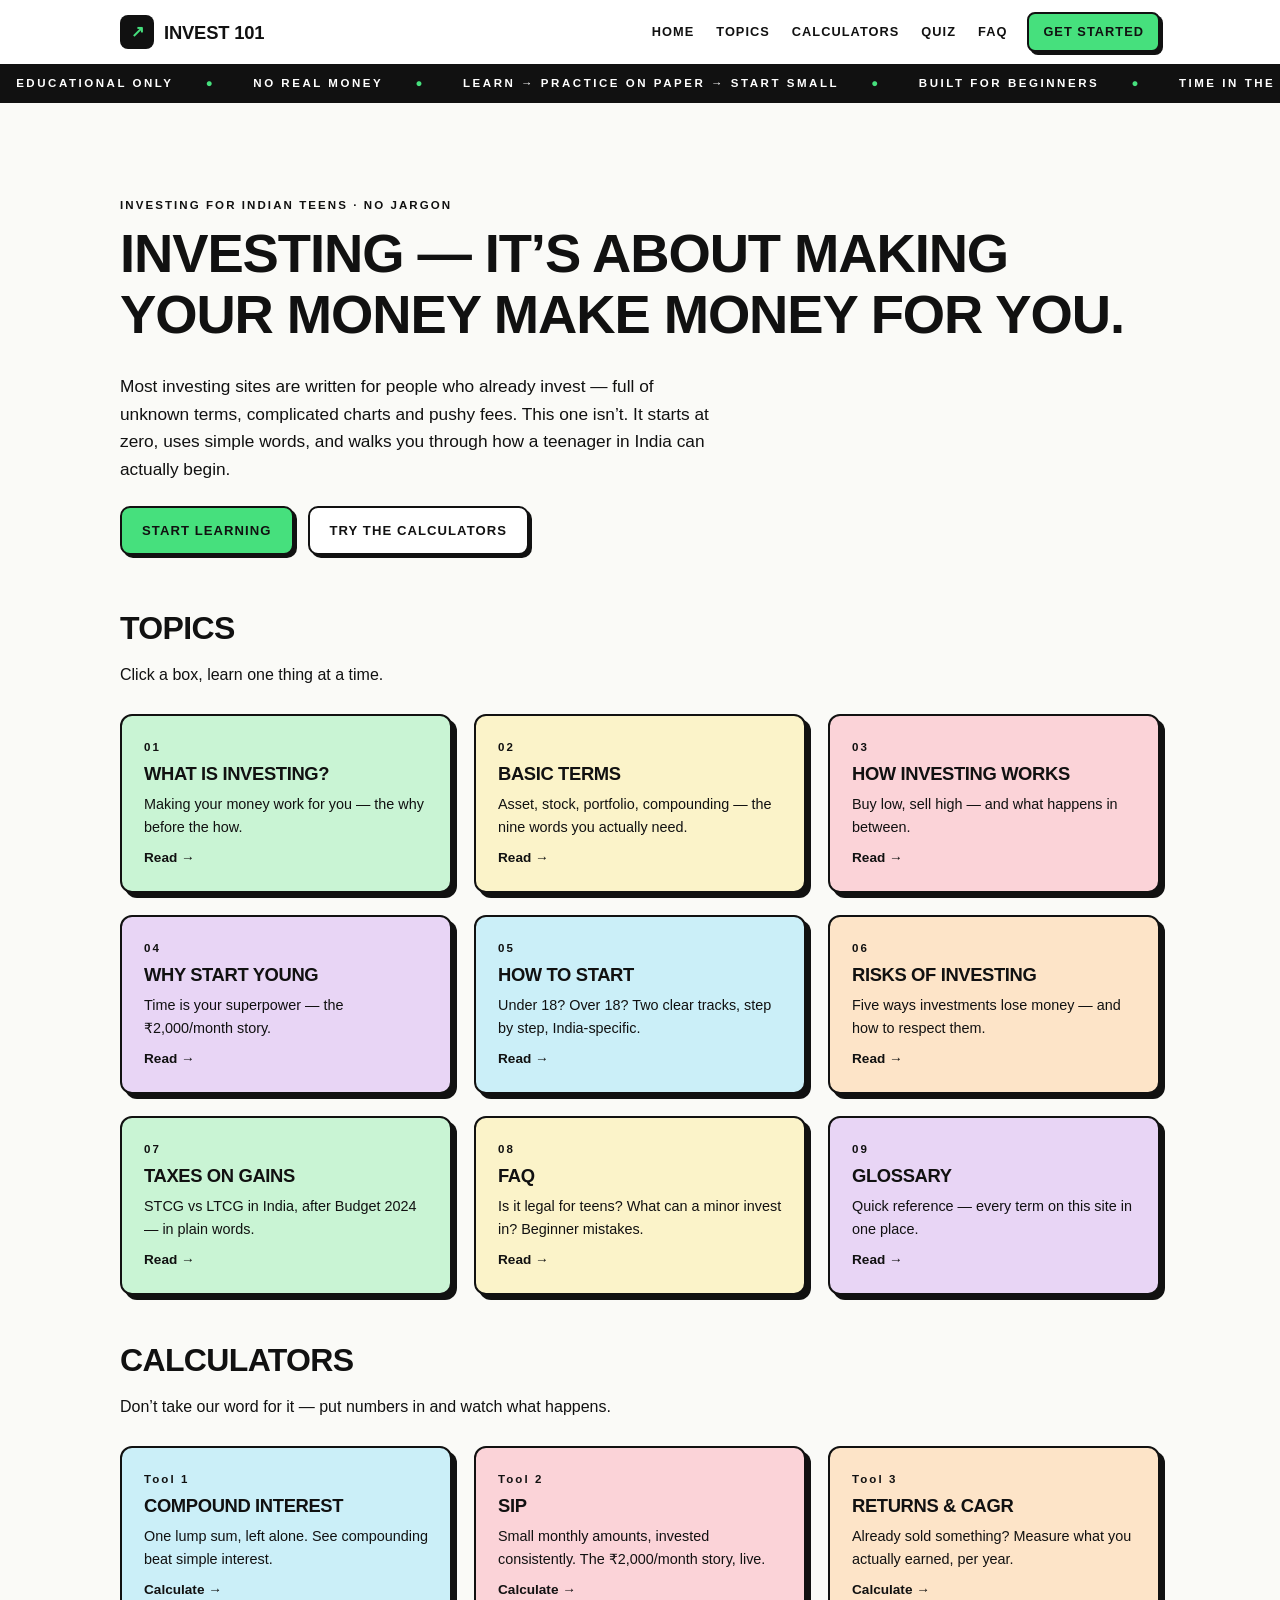
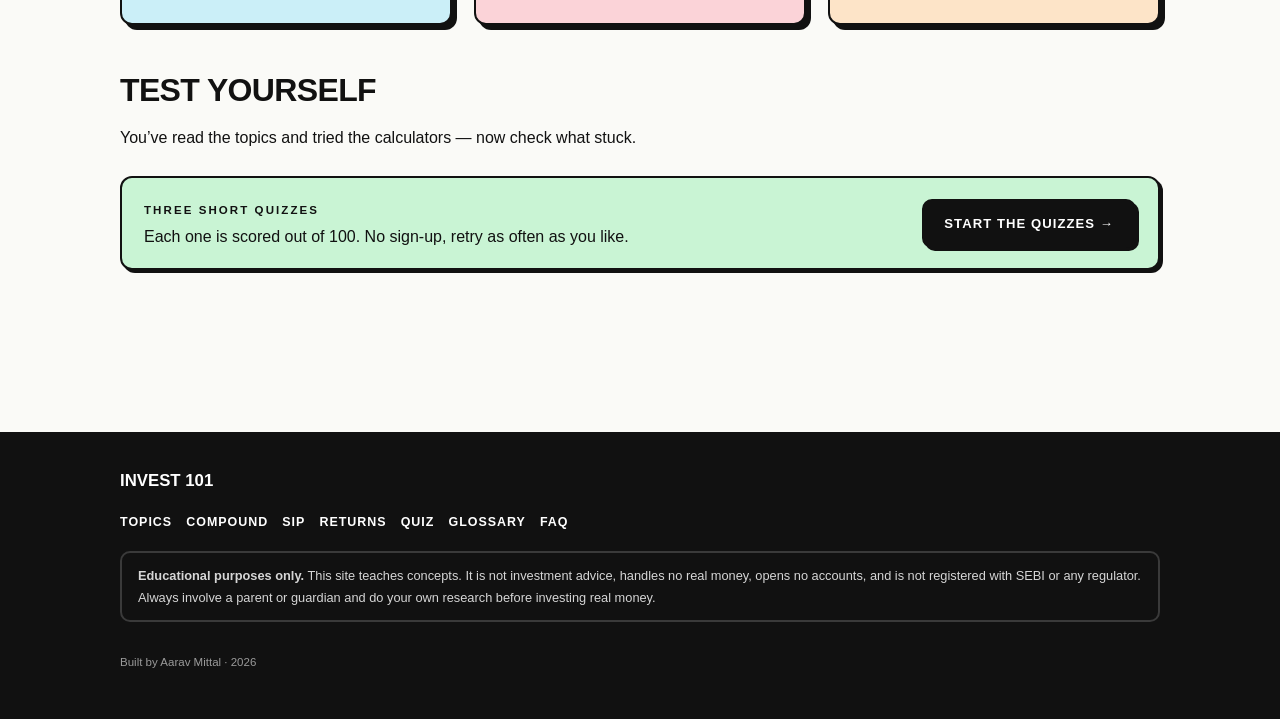
<file: index.html>
<!DOCTYPE html>
<html lang="en">
<head>
<meta charset="UTF-8">
<meta name="viewport" content="width=device-width, initial-scale=1.0">
<title>Invest 101 — Investing, explained for Indian teens</title>
<meta name="description" content="A beginner-friendly guide to saving and investing for Indian teenagers — simple words, real steps, interactive calculators. Educational only.">
<link rel="stylesheet" href="css/styles.css">
<link rel="icon" href="data:image/svg+xml,<svg xmlns='http://www.w3.org/2000/svg' viewBox='0 0 100 100'><rect width='100' height='100' rx='20' fill='%23111'/><text x='50' y='72' font-size='62' text-anchor='middle' fill='%2346e07d'>↗</text></svg>">
</head>
<body>

<div class="ticker" aria-hidden="true">
  <div class="reel">
    <span>Educational only</span><span class="dot">&#9679;</span>
    <span>No real money</span><span class="dot">&#9679;</span>
    <span>Learn &rarr; practice on paper &rarr; start small</span><span class="dot">&#9679;</span>
    <span>Built for beginners</span><span class="dot">&#9679;</span>
    <span>Time in the market beats timing the market</span><span class="dot">&#9679;</span>
    <span>Educational only</span><span class="dot">&#9679;</span>
    <span>No real money</span><span class="dot">&#9679;</span>
    <span>Learn &rarr; practice on paper &rarr; start small</span><span class="dot">&#9679;</span>
    <span>Built for beginners</span><span class="dot">&#9679;</span>
    <span>Time in the market beats timing the market</span><span class="dot">&#9679;</span>
  </div>
</div>

<main class="wrap">

  <section class="hero">
    <span class="kicker">Investing for Indian teens &middot; no jargon</span>
    <h1>Investing &mdash; it&rsquo;s about making your money make money for you.</h1>
    <p class="lede">Most investing sites are written for people who already invest &mdash; full of
      unknown terms, complicated charts and pushy fees. This one isn&rsquo;t. It starts at zero,
      uses simple words, and walks you through how a teenager in India can actually begin.</p>
    <div class="actions">
      <a class="btn green" href="pages/investing-intro.html">Start learning</a>
      <a class="btn ghost" href="#calculators">Try the calculators</a>
    </div>
  </section>

  <section id="topics">
    <h2>Topics</h2>
    <p>Click a box, learn one thing at a time.</p>
    <div class="card-grid">
      <a class="topic-card tint-mint" href="pages/investing-intro.html">
        <span class="num">01</span>
        <h3>What is investing?</h3>
        <p>Making your money work for you — the why before the how.</p>
        <span class="go">Read &rarr;</span>
      </a>
      <a class="topic-card tint-cream" href="pages/basic-terms.html">
        <span class="num">02</span>
        <h3>Basic terms</h3>
        <p>Asset, stock, portfolio, compounding — the nine words you actually need.</p>
        <span class="go">Read &rarr;</span>
      </a>
      <a class="topic-card tint-pink" href="pages/how-investing-works.html">
        <span class="num">03</span>
        <h3>How investing works</h3>
        <p>Buy low, sell high — and what happens in between.</p>
        <span class="go">Read &rarr;</span>
      </a>
      <a class="topic-card tint-lavender" href="pages/benefits-young.html">
        <span class="num">04</span>
        <h3>Why start young</h3>
        <p>Time is your superpower — the ₹2,000/month story.</p>
        <span class="go">Read &rarr;</span>
      </a>
      <a class="topic-card tint-sky" href="pages/how-to-start.html">
        <span class="num">05</span>
        <h3>How to start</h3>
        <p>Under 18? Over 18? Two clear tracks, step by step, India-specific.</p>
        <span class="go">Read &rarr;</span>
      </a>
      <a class="topic-card tint-peach" href="pages/risks.html">
        <span class="num">06</span>
        <h3>Risks of investing</h3>
        <p>Five ways investments lose money — and how to respect them.</p>
        <span class="go">Read &rarr;</span>
      </a>
      <a class="topic-card tint-mint" href="pages/taxes.html">
        <span class="num">07</span>
        <h3>Taxes on gains</h3>
        <p>STCG vs LTCG in India, after Budget 2024 — in plain words.</p>
        <span class="go">Read &rarr;</span>
      </a>
      <a class="topic-card tint-cream" href="pages/faq.html">
        <span class="num">08</span>
        <h3>FAQ</h3>
        <p>Is it legal for teens? What can a minor invest in? Beginner mistakes.</p>
        <span class="go">Read &rarr;</span>
      </a>
      <a class="topic-card tint-lavender" href="pages/glossary.html">
        <span class="num">09</span>
        <h3>Glossary</h3>
        <p>Quick reference — every term on this site in one place.</p>
        <span class="go">Read &rarr;</span>
      </a>
    </div>
  </section>

  <section id="calculators">
    <h2>Calculators</h2>
    <p>Don&rsquo;t take our word for it &mdash; put numbers in and watch what happens.</p>
    <div class="card-grid">
      <a class="topic-card tint-sky" href="calculators/compound.html">
        <span class="num">Tool 1</span>
        <h3>Compound interest</h3>
        <p>One lump sum, left alone. See compounding beat simple interest.</p>
        <span class="go">Calculate &rarr;</span>
      </a>
      <a class="topic-card tint-pink" href="calculators/sip.html">
        <span class="num">Tool 2</span>
        <h3>SIP</h3>
        <p>Small monthly amounts, invested consistently. The ₹2,000/month story, live.</p>
        <span class="go">Calculate &rarr;</span>
      </a>
      <a class="topic-card tint-peach" href="calculators/returns.html">
        <span class="num">Tool 3</span>
        <h3>Returns &amp; CAGR</h3>
        <p>Already sold something? Measure what you actually earned, per year.</p>
        <span class="go">Calculate &rarr;</span>
      </a>
    </div>
  </section>

  <section id="quiz">
    <h2>Test yourself</h2>
    <p>You&rsquo;ve read the topics and tried the calculators &mdash; now check what stuck.</p>
    <div class="callout tint-mint" style="display:flex;flex-wrap:wrap;align-items:center;justify-content:space-between;gap:16px">
      <div>
        <span class="kicker">Three short quizzes</span>
        <p style="margin:0">Each one is scored out of 100. No sign-up, retry as often as you like.</p>
      </div>
      <a class="btn" href="pages/quiz.html">Start the quizzes &rarr;</a>
    </div>
  </section>

</main>

<script src="js/components.js" data-root="."></script>
</body>
</html>
</file>
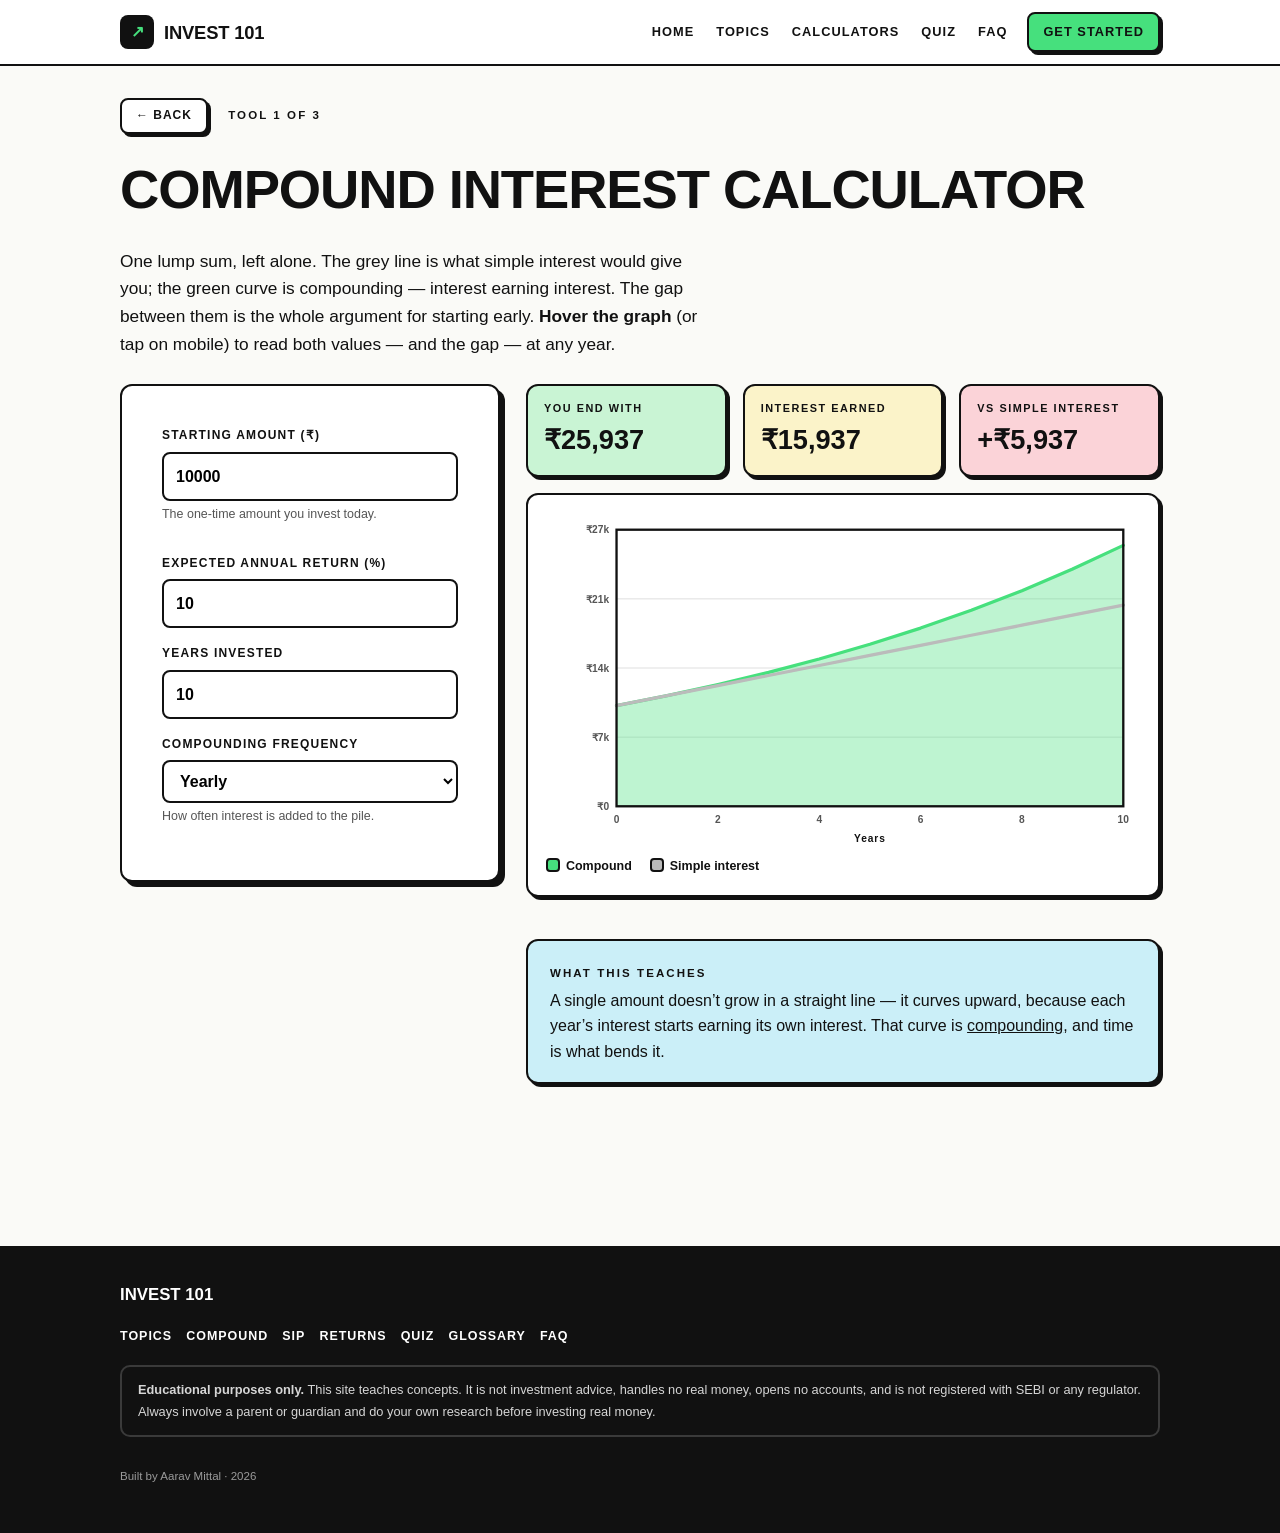
<file: calculators/compound.html>
<!DOCTYPE html>
<html lang="en">
<head>
<meta charset="UTF-8">
<meta name="viewport" content="width=device-width, initial-scale=1.0">
<title>Compound interest calculator — Invest 101</title>
<meta name="description" content="See compounding beat simple interest: one lump sum, left alone, year by year. Interactive, instant, in rupees.">
<link rel="stylesheet" href="../css/styles.css">
</head>
<body>
<main class="wrap">
  <a class="back-link" href="../index.html">&larr; Back</a>

  <span class="kicker">Tool 1 of 3</span>
  <h1>Compound interest calculator</h1>
  <p class="lede">One lump sum, left alone. The grey line is what simple interest would give
    you; the green curve is compounding &mdash; interest earning interest. The gap between them
    is the whole argument for starting early. <strong>Hover the graph</strong> (or tap on mobile)
    to read both values &mdash; and the gap &mdash; at any year.</p>

  <div class="calc-layout">
    <form class="calc-form content-card" id="calc-form" aria-label="Compound interest inputs">
      <div class="field">
        <label for="principal">Starting amount (&#8377;)</label>
        <input id="principal" type="number" inputmode="numeric" min="0" step="500" value="10000">
        <p class="hint">The one-time amount you invest today.</p>
      </div>
      <div class="field">
        <label for="rate">Expected annual return (%)</label>
        <input id="rate" type="number" inputmode="decimal" min="0" max="50" step="0.5" value="10">
      </div>
      <div class="field">
        <label for="years">Years invested</label>
        <input id="years" type="number" inputmode="numeric" min="1" max="60" step="1" value="10">
      </div>
      <div class="field">
        <label for="freq">Compounding frequency</label>
        <select id="freq">
          <option value="1" selected>Yearly</option>
          <option value="2">Half-yearly</option>
          <option value="4">Quarterly</option>
          <option value="12">Monthly</option>
        </select>
        <p class="hint">How often interest is added to the pile.</p>
      </div>
    </form>

    <div class="results">
      <div class="stat-row" role="status" aria-live="polite">
        <div class="stat tint-mint">
          <div class="label">You end with</div>
          <div class="value" id="out-maturity">—</div>
        </div>
        <div class="stat tint-cream">
          <div class="label">Interest earned</div>
          <div class="value" id="out-interest">—</div>
        </div>
        <div class="stat tint-pink">
          <div class="label">Vs simple interest</div>
          <div class="value" id="out-advantage">—</div>
        </div>
      </div>

      <div class="chart-card">
        <div id="chart"></div>
        <div class="legend">
          <span><span class="swatch" style="background:var(--accent)"></span>Compound</span>
          <span><span class="swatch" style="background:#bbb"></span>Simple interest</span>
        </div>
      </div>

      <div class="callout tint-sky">
        <span class="kicker">What this teaches</span>
        <p>A single amount doesn&rsquo;t grow in a straight line &mdash; it curves upward,
          because each year&rsquo;s interest starts earning its own interest. That curve is
          <a href="../pages/basic-terms.html">compounding</a>, and time is what bends it.</p>
      </div>
    </div>
  </div>
</main>

<script src="../js/components.js" data-root=".."></script>
<script type="module">
  import { compoundCalc } from "../js/calculators/compound.js";
  import { drawLineChart, inr } from "../js/charts.js";

  const $ = (id) => document.getElementById(id);

  function recalc() {
    const r = compoundCalc({
      principal: $("principal").value,
      annualRatePct: $("rate").value,
      years: $("years").value,
      compoundsPerYear: $("freq").value,
    });
    if (!r) return;

    $("out-maturity").textContent = inr(r.maturity);
    $("out-interest").textContent = inr(r.totalInterest);
    $("out-advantage").textContent = "+" + inr(r.compoundAdvantage);

    drawLineChart($("chart"), {
      ariaLabel: "Compound vs simple interest growth over the years",
      xLabel: "Years",
      compareDiff: true,
      series: [
        {
          name: "Compound",
          color: "#46e07d",
          points: r.series.map((p) => ({ x: p.year, y: p.compound })),
        },
        {
          name: "Simple",
          color: "#bbbbbb",
          points: r.series.map((p) => ({ x: p.year, y: p.simple })),
        },
      ],
    });
  }

  document.getElementById("calc-form").addEventListener("input", recalc);
  recalc();
</script>
</body>
</html>
</file>
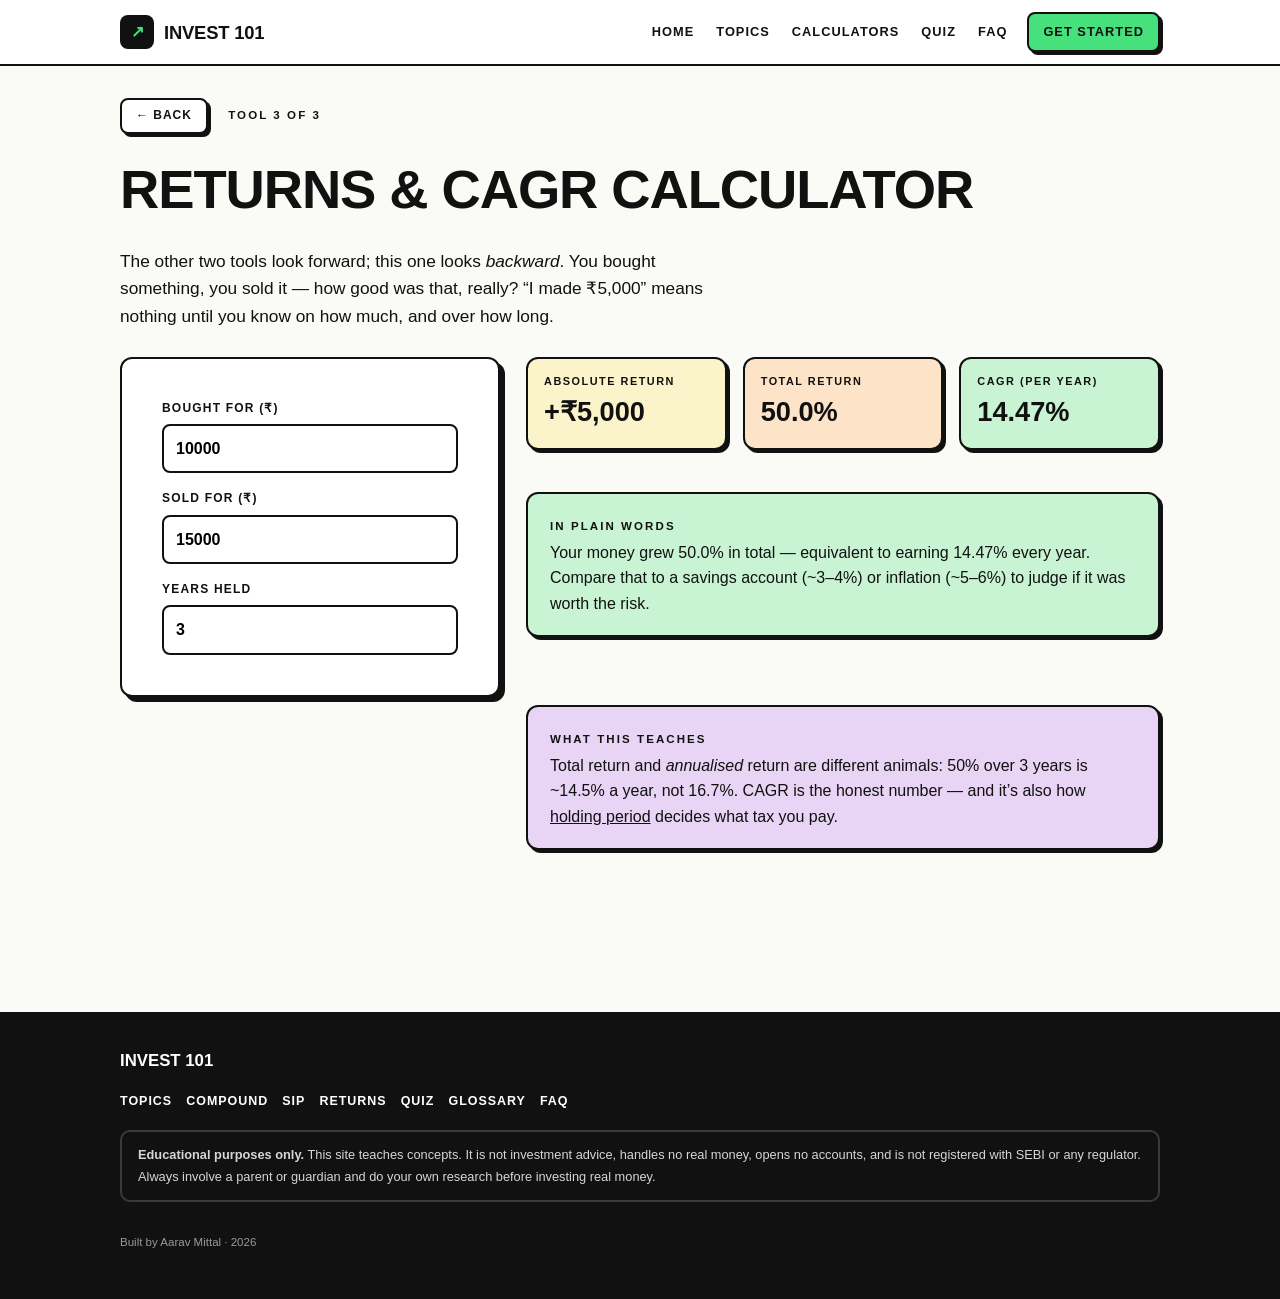
<file: calculators/returns.html>
<!DOCTYPE html>
<html lang="en">
<head>
<meta charset="UTF-8">
<meta name="viewport" content="width=device-width, initial-scale=1.0">
<title>Returns &amp; CAGR calculator — Invest 101</title>
<meta name="description" content="Measure what an investment actually earned: absolute return, percentage return and CAGR — the per-year number that makes investments comparable.">
<link rel="stylesheet" href="../css/styles.css">
</head>
<body>
<main class="wrap">
  <a class="back-link" href="../index.html">&larr; Back</a>

  <span class="kicker">Tool 3 of 3</span>
  <h1>Returns &amp; CAGR calculator</h1>
  <p class="lede">The other two tools look forward; this one looks <em>backward</em>. You bought
    something, you sold it &mdash; how good was that, really? &ldquo;I made &#8377;5,000&rdquo;
    means nothing until you know on how much, and over how long.</p>

  <div class="calc-layout">
    <form class="calc-form content-card" id="calc-form" aria-label="Returns inputs">
      <div class="field">
        <label for="buy">Bought for (&#8377;)</label>
        <input id="buy" type="number" inputmode="numeric" min="1" step="500" value="10000">
      </div>
      <div class="field">
        <label for="sell">Sold for (&#8377;)</label>
        <input id="sell" type="number" inputmode="numeric" min="0" step="500" value="15000">
      </div>
      <div class="field">
        <label for="years">Years held</label>
        <input id="years" type="number" inputmode="decimal" min="0.1" max="60" step="0.5" value="3">
      </div>
    </form>

    <div class="results">
      <div class="stat-row" role="status" aria-live="polite">
        <div class="stat tint-cream">
          <div class="label">Absolute return</div>
          <div class="value" id="out-absolute">—</div>
        </div>
        <div class="stat tint-peach">
          <div class="label">Total return</div>
          <div class="value" id="out-pct">—</div>
        </div>
        <div class="stat tint-mint">
          <div class="label">CAGR (per year)</div>
          <div class="value" id="out-cagr">—</div>
        </div>
      </div>

      <div class="callout" id="verdict" aria-live="polite">
        <span class="kicker">In plain words</span>
        <p id="verdict-text">&mdash;</p>
      </div>

      <div class="callout tint-lavender">
        <span class="kicker">What this teaches</span>
        <p>Total return and <em>annualised</em> return are different animals: 50% over 3 years
          is ~14.5% a year, not 16.7%. CAGR is the honest number &mdash; and it&rsquo;s also how
          <a href="../pages/taxes.html">holding period</a> decides what tax you pay.</p>
      </div>
    </div>
  </div>
</main>

<script src="../js/components.js" data-root=".."></script>
<script type="module">
  import { returnsCalc } from "../js/calculators/returns.js";
  import { inr } from "../js/charts.js";

  const $ = (id) => document.getElementById(id);

  function recalc() {
    const r = returnsCalc({
      buyValue: $("buy").value,
      sellValue: $("sell").value,
      years: $("years").value,
    });
    if (!r) return;

    $("out-absolute").textContent = (r.absolute >= 0 ? "+" : "−") + inr(Math.abs(r.absolute));
    $("out-pct").textContent = r.pct.toFixed(1) + "%";
    $("out-cagr").textContent = r.cagrPct.toFixed(2) + "%";

    const verdict = $("verdict");
    verdict.classList.toggle("tint-mint", r.isGain);
    verdict.classList.toggle("tint-pink", !r.isGain);
    $("verdict-text").textContent = r.isGain
      ? "Your money grew " + r.pct.toFixed(1) + "% in total — equivalent to earning " +
        r.cagrPct.toFixed(2) + "% every year. Compare that to a savings account (~3–4%) or " +
        "inflation (~5–6%) to judge if it was worth the risk."
      : "This investment lost " + Math.abs(r.pct).toFixed(1) + "% in total (" +
        r.cagrPct.toFixed(2) + "% per year). Losses happen — see Risks of Investing for the " +
        "five usual reasons.";
  }

  document.getElementById("calc-form").addEventListener("input", recalc);
  recalc();
</script>
</body>
</html>
</file>
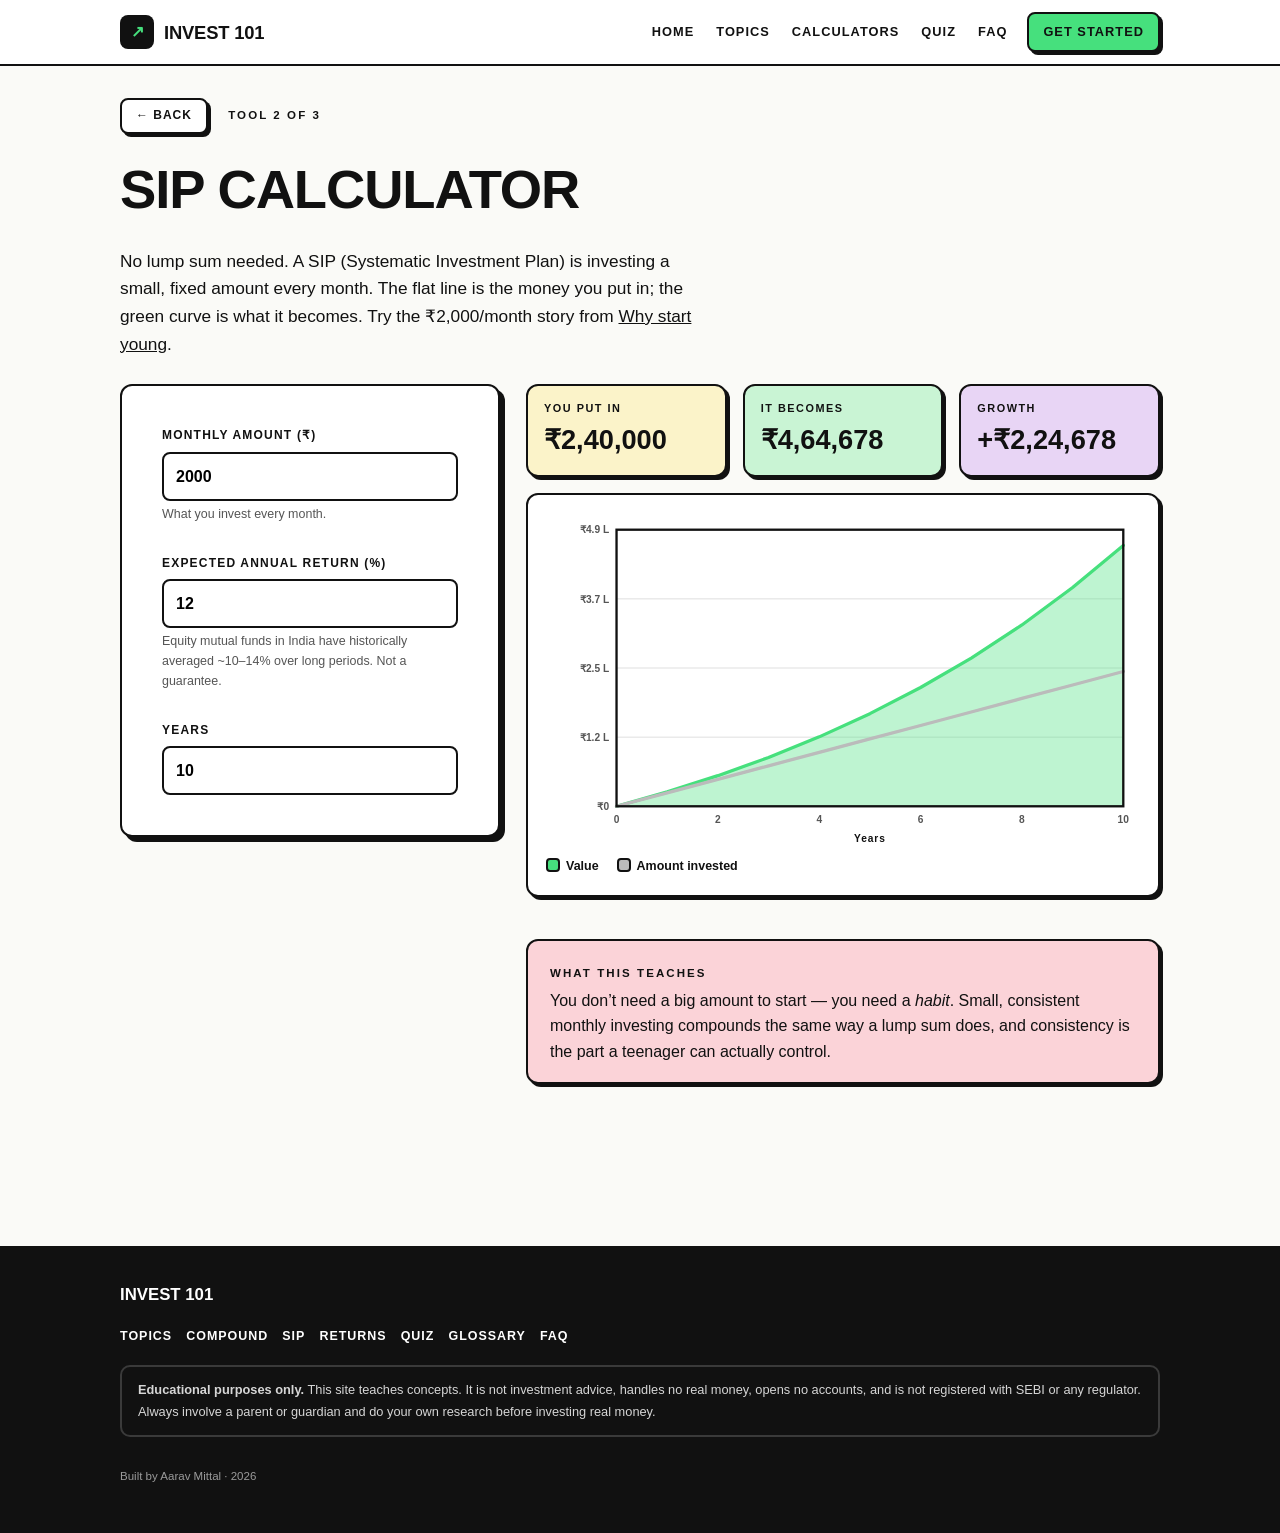
<file: calculators/sip.html>
<!DOCTYPE html>
<html lang="en">
<head>
<meta charset="UTF-8">
<meta name="viewport" content="width=device-width, initial-scale=1.0">
<title>SIP calculator — Invest 101</title>
<meta name="description" content="The ₹2,000/month story, live: see what small, consistent monthly investing grows into over the years.">
<link rel="stylesheet" href="../css/styles.css">
</head>
<body>
<main class="wrap">
  <a class="back-link" href="../index.html">&larr; Back</a>

  <span class="kicker">Tool 2 of 3</span>
  <h1>SIP calculator</h1>
  <p class="lede">No lump sum needed. A SIP (Systematic Investment Plan) is investing a small,
    fixed amount every month. The flat line is the money you put in; the green curve is what it
    becomes. Try the &#8377;2,000/month story from
    <a href="../pages/benefits-young.html">Why start young</a>.</p>

  <div class="calc-layout">
    <form class="calc-form content-card" id="calc-form" aria-label="SIP inputs">
      <div class="field">
        <label for="monthly">Monthly amount (&#8377;)</label>
        <input id="monthly" type="number" inputmode="numeric" min="0" step="500" value="2000">
        <p class="hint">What you invest every month.</p>
      </div>
      <div class="field">
        <label for="rate">Expected annual return (%)</label>
        <input id="rate" type="number" inputmode="decimal" min="0" max="50" step="0.5" value="12">
        <p class="hint">Equity mutual funds in India have historically averaged ~10&ndash;14%
          over long periods. Not a guarantee.</p>
      </div>
      <div class="field">
        <label for="years">Years</label>
        <input id="years" type="number" inputmode="numeric" min="1" max="60" step="1" value="10">
      </div>
    </form>

    <div class="results">
      <div class="stat-row" role="status" aria-live="polite">
        <div class="stat tint-cream">
          <div class="label">You put in</div>
          <div class="value" id="out-invested">—</div>
        </div>
        <div class="stat tint-mint">
          <div class="label">It becomes</div>
          <div class="value" id="out-maturity">—</div>
        </div>
        <div class="stat tint-lavender">
          <div class="label">Growth</div>
          <div class="value" id="out-gains">—</div>
        </div>
      </div>

      <div class="chart-card">
        <div id="chart"></div>
        <div class="legend">
          <span><span class="swatch" style="background:var(--accent)"></span>Value</span>
          <span><span class="swatch" style="background:#bbb"></span>Amount invested</span>
        </div>
      </div>

      <div class="callout tint-pink">
        <span class="kicker">What this teaches</span>
        <p>You don&rsquo;t need a big amount to start &mdash; you need a <em>habit</em>. Small,
          consistent monthly investing compounds the same way a lump sum does, and consistency
          is the part a teenager can actually control.</p>
      </div>
    </div>
  </div>
</main>

<script src="../js/components.js" data-root=".."></script>
<script type="module">
  import { sipCalc } from "../js/calculators/sip.js";
  import { drawLineChart, inr } from "../js/charts.js";

  const $ = (id) => document.getElementById(id);

  function recalc() {
    const r = sipCalc({
      monthly: $("monthly").value,
      annualReturnPct: $("rate").value,
      years: $("years").value,
    });
    if (!r) return;

    $("out-invested").textContent = inr(r.invested);
    $("out-maturity").textContent = inr(r.maturity);
    $("out-gains").textContent = "+" + inr(r.gains);

    drawLineChart($("chart"), {
      ariaLabel: "SIP value versus amount invested over the years",
      xLabel: "Years",
      series: [
        {
          name: "Value",
          color: "#46e07d",
          points: r.series.map((p) => ({ x: p.year, y: p.value })),
        },
        {
          name: "Invested",
          color: "#bbbbbb",
          points: r.series.map((p) => ({ x: p.year, y: p.invested })),
        },
      ],
    });
  }

  document.getElementById("calc-form").addEventListener("input", recalc);
  recalc();
</script>
</body>
</html>
</file>
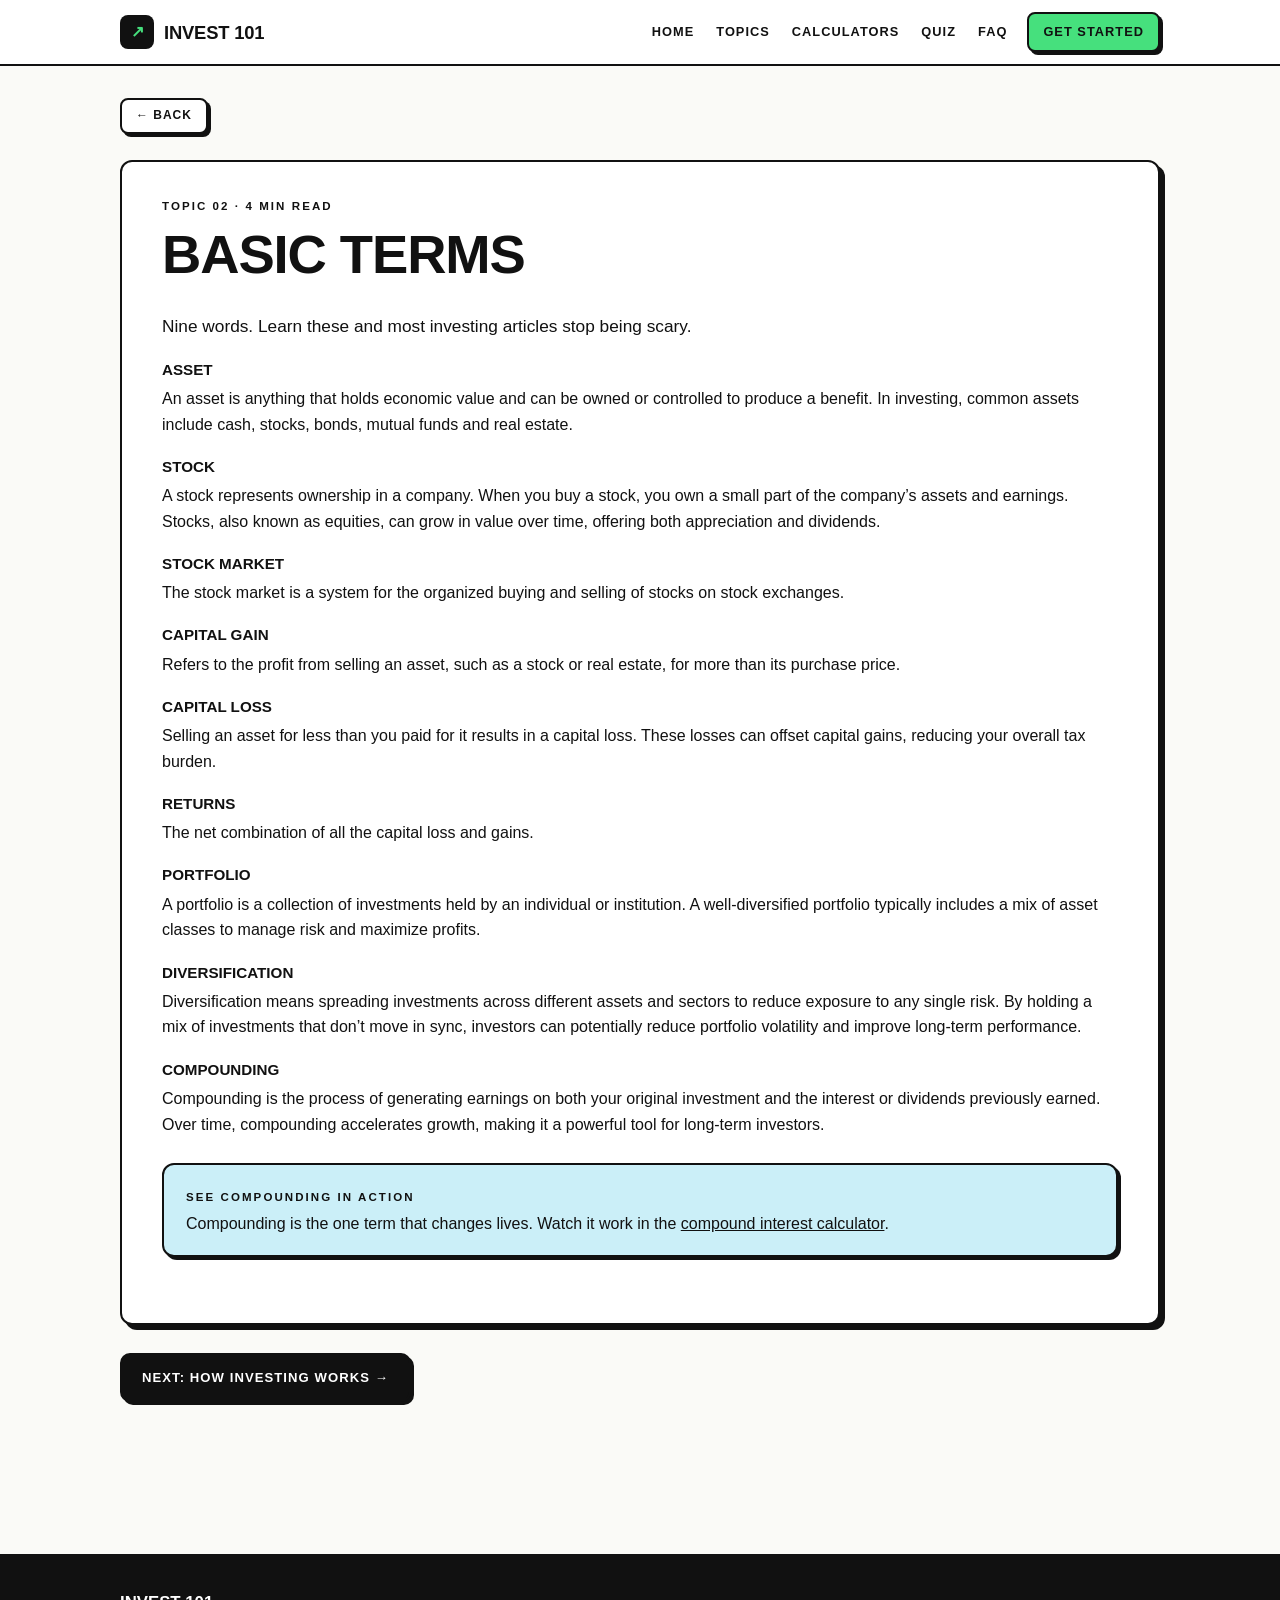
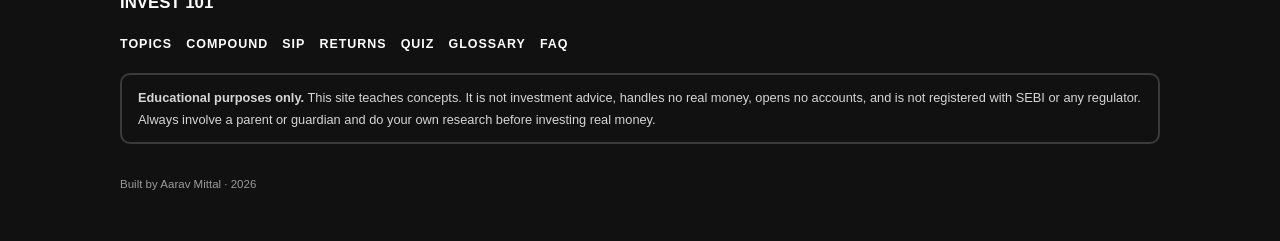
<file: pages/basic-terms.html>
<!DOCTYPE html>
<html lang="en">
<head>
<meta charset="UTF-8">
<meta name="viewport" content="width=device-width, initial-scale=1.0">
<title>Basic terms — Invest 101</title>
<meta name="description" content="The nine investing terms you actually need: asset, stock, stock market, capital gain, capital loss, returns, portfolio, diversification, compounding.">
<link rel="stylesheet" href="../css/styles.css">
</head>
<body>
<main class="wrap">
  <a class="back-link" href="../index.html">&larr; Back</a>

  <div class="content-card tint-cream tinted">
    <span class="kicker">Topic 02 &middot; 4 min read</span>
    <h1>Basic terms</h1>
    <p class="lede">Nine words. Learn these and most investing articles stop being scary.</p>

    <dl>
      <div class="term">
        <dt>Asset</dt>
        <dd>An asset is anything that holds economic value and can be owned or controlled to
          produce a benefit. In investing, common assets include cash, stocks, bonds, mutual
          funds and real estate.</dd>
      </div>
      <div class="term">
        <dt>Stock</dt>
        <dd>A stock represents ownership in a company. When you buy a stock, you own a small
          part of the company&rsquo;s assets and earnings. Stocks, also known as equities, can
          grow in value over time, offering both appreciation and dividends.</dd>
      </div>
      <div class="term">
        <dt>Stock market</dt>
        <dd>The stock market is a system for the organized buying and selling of stocks on
          stock exchanges.</dd>
      </div>
      <div class="term">
        <dt>Capital gain</dt>
        <dd>Refers to the profit from selling an asset, such as a stock or real estate, for
          more than its purchase price.</dd>
      </div>
      <div class="term">
        <dt>Capital loss</dt>
        <dd>Selling an asset for less than you paid for it results in a capital loss. These
          losses can offset capital gains, reducing your overall tax burden.</dd>
      </div>
      <div class="term">
        <dt>Returns</dt>
        <dd>The net combination of all the capital loss and gains.</dd>
      </div>
      <div class="term">
        <dt>Portfolio</dt>
        <dd>A portfolio is a collection of investments held by an individual or institution.
          A well-diversified portfolio typically includes a mix of asset classes to manage risk
          and maximize profits.</dd>
      </div>
      <div class="term">
        <dt>Diversification</dt>
        <dd>Diversification means spreading investments across different assets and sectors to
          reduce exposure to any single risk. By holding a mix of investments that don&rsquo;t
          move in sync, investors can potentially reduce portfolio volatility and improve
          long-term performance.</dd>
      </div>
      <div class="term">
        <dt>Compounding</dt>
        <dd>Compounding is the process of generating earnings on both your original investment
          and the interest or dividends previously earned. Over time, compounding accelerates
          growth, making it a powerful tool for long-term investors.</dd>
      </div>
    </dl>

    <div class="callout tint-sky">
      <span class="kicker">See compounding in action</span>
      <p>Compounding is the one term that changes lives. Watch it work in the
        <a href="../calculators/compound.html">compound interest calculator</a>.</p>
    </div>
  </div>

  <p style="margin-top:28px">
    <a class="btn" href="how-investing-works.html">Next: How investing works &rarr;</a>
  </p>
</main>
<script src="../js/components.js" data-root=".."></script>
</body>
</html>
</file>
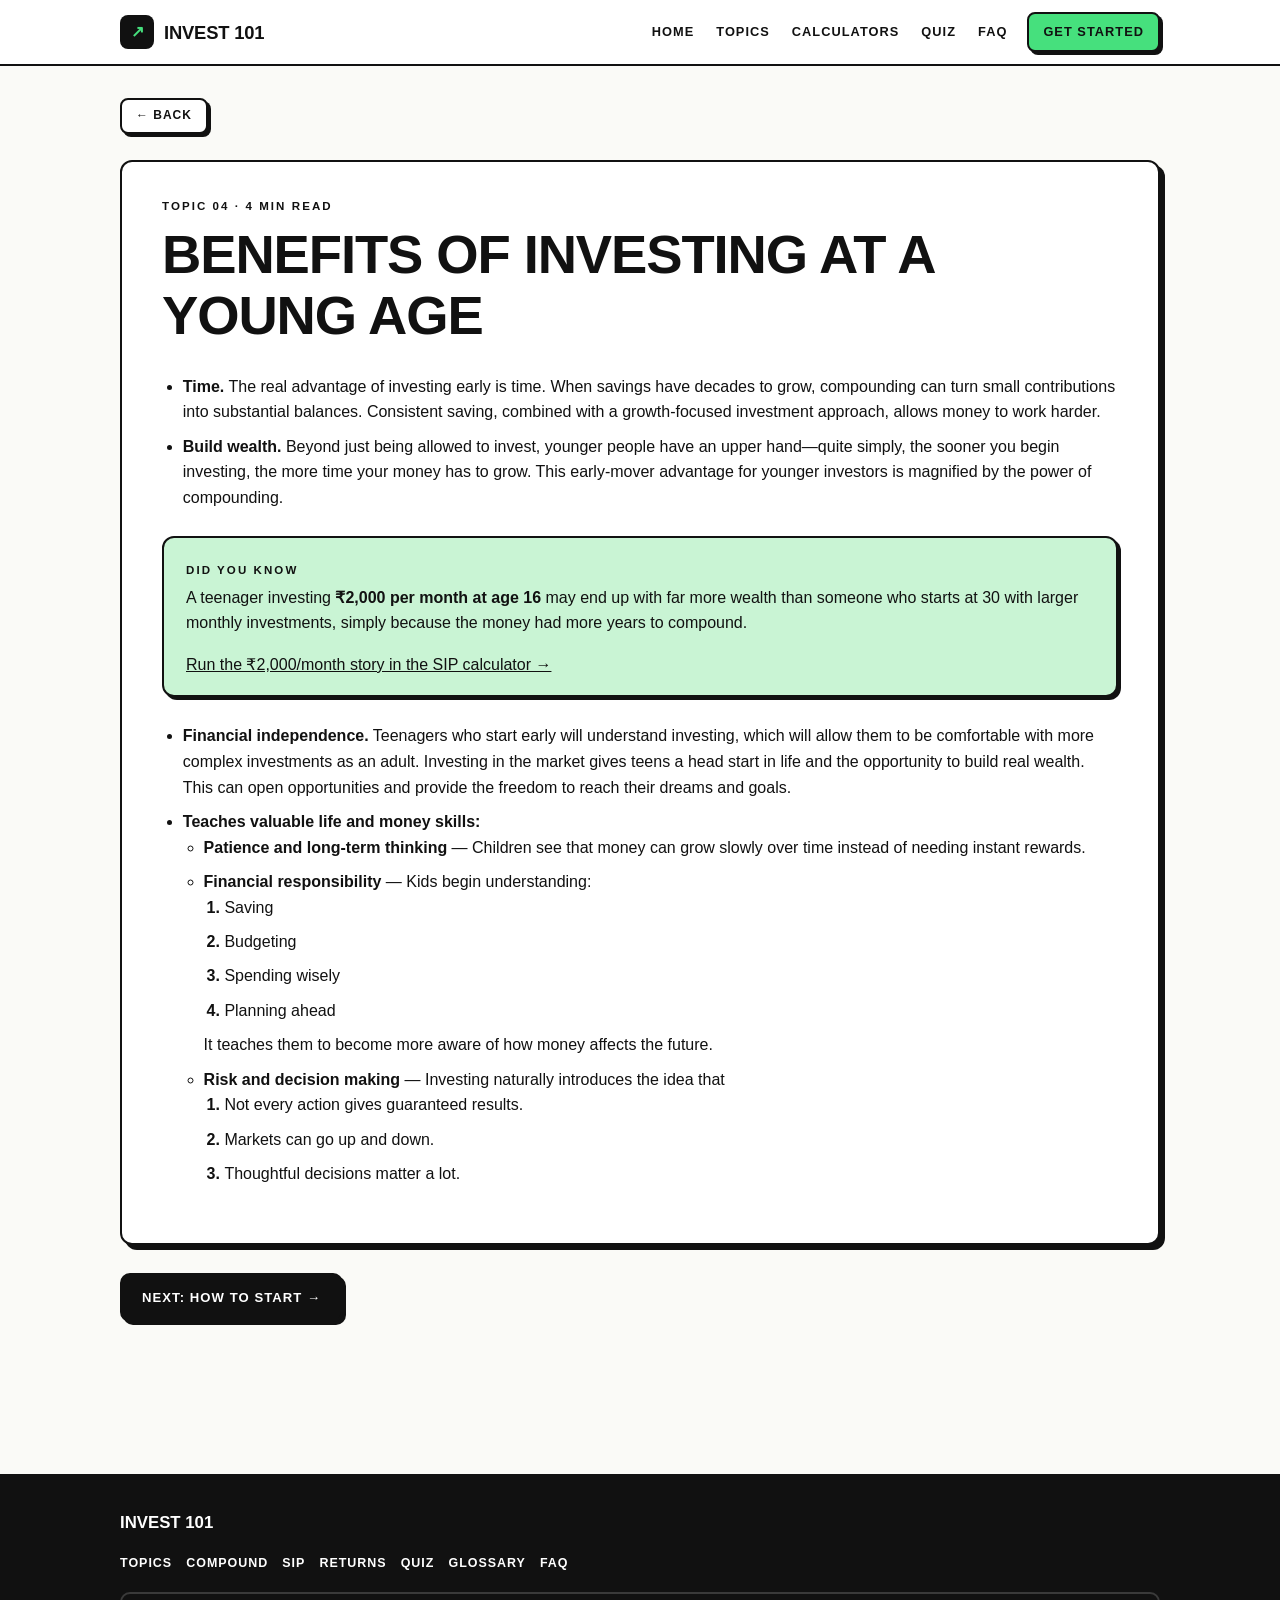
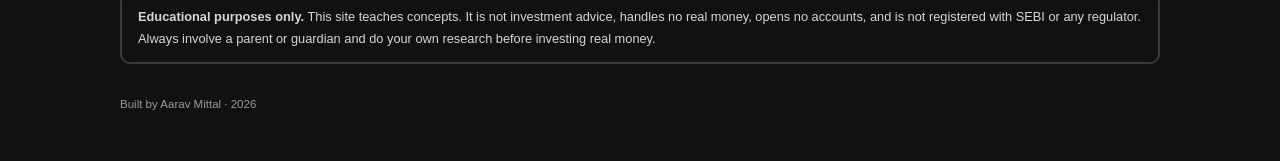
<file: pages/benefits-young.html>
<!DOCTYPE html>
<html lang="en">
<head>
<meta charset="UTF-8">
<meta name="viewport" content="width=device-width, initial-scale=1.0">
<title>Benefits of investing young — Invest 101</title>
<meta name="description" content="Time is a teenager's superpower: why starting at 16 with small amounts can beat starting at 30 with bigger ones.">
<link rel="stylesheet" href="../css/styles.css">
</head>
<body>
<main class="wrap">
  <a class="back-link" href="../index.html">&larr; Back</a>

  <div class="content-card tint-lavender tinted">
    <span class="kicker">Topic 04 &middot; 4 min read</span>
    <h1>Benefits of investing at a young age</h1>

    <ul>
      <li><strong>Time.</strong> The real advantage of investing early is time. When savings
        have decades to grow, compounding can turn small contributions into substantial
        balances. Consistent saving, combined with a growth-focused investment approach,
        allows money to work harder.</li>
      <li><strong>Build wealth.</strong> Beyond just being allowed to invest, younger people
        have an upper hand&mdash;quite simply, the sooner you begin investing, the more time
        your money has to grow. This early-mover advantage for younger investors is magnified
        by the power of compounding.</li>
    </ul>

    <div class="callout tint-mint">
      <span class="kicker">Did you know</span>
      <p>A teenager investing <strong>&#8377;2,000 per month at age 16</strong> may end up with far
        more wealth than someone who starts at 30 with larger monthly investments, simply
        because the money had more years to compound.</p>
      <p><a href="../calculators/sip.html">Run the &#8377;2,000/month story in the SIP
        calculator &rarr;</a></p>
    </div>

    <ul>
      <li><strong>Financial independence.</strong> Teenagers who start early will understand
        investing, which will allow them to be comfortable with more complex investments as an
        adult. Investing in the market gives teens a head start in life and the opportunity to
        build real wealth. This can open opportunities and provide the freedom to reach their
        dreams and goals.</li>
      <li><strong>Teaches valuable life and money skills:</strong>
        <ul>
          <li><strong>Patience and long-term thinking</strong> &mdash; Children see that money
            can grow slowly over time instead of needing instant rewards.</li>
          <li><strong>Financial responsibility</strong> &mdash; Kids begin understanding:
            <ol>
              <li>Saving</li>
              <li>Budgeting</li>
              <li>Spending wisely</li>
              <li>Planning ahead</li>
            </ol>
            It teaches them to become more aware of how money affects the future.</li>
          <li><strong>Risk and decision making</strong> &mdash; Investing naturally introduces
            the idea that
            <ol>
              <li>Not every action gives guaranteed results.</li>
              <li>Markets can go up and down.</li>
              <li>Thoughtful decisions matter a lot.</li>
            </ol>
          </li>
        </ul>
      </li>
    </ul>
  </div>

  <p style="margin-top:28px">
    <a class="btn" href="how-to-start.html">Next: How to start &rarr;</a>
  </p>
</main>
<script src="../js/components.js" data-root=".."></script>
</body>
</html>
</file>
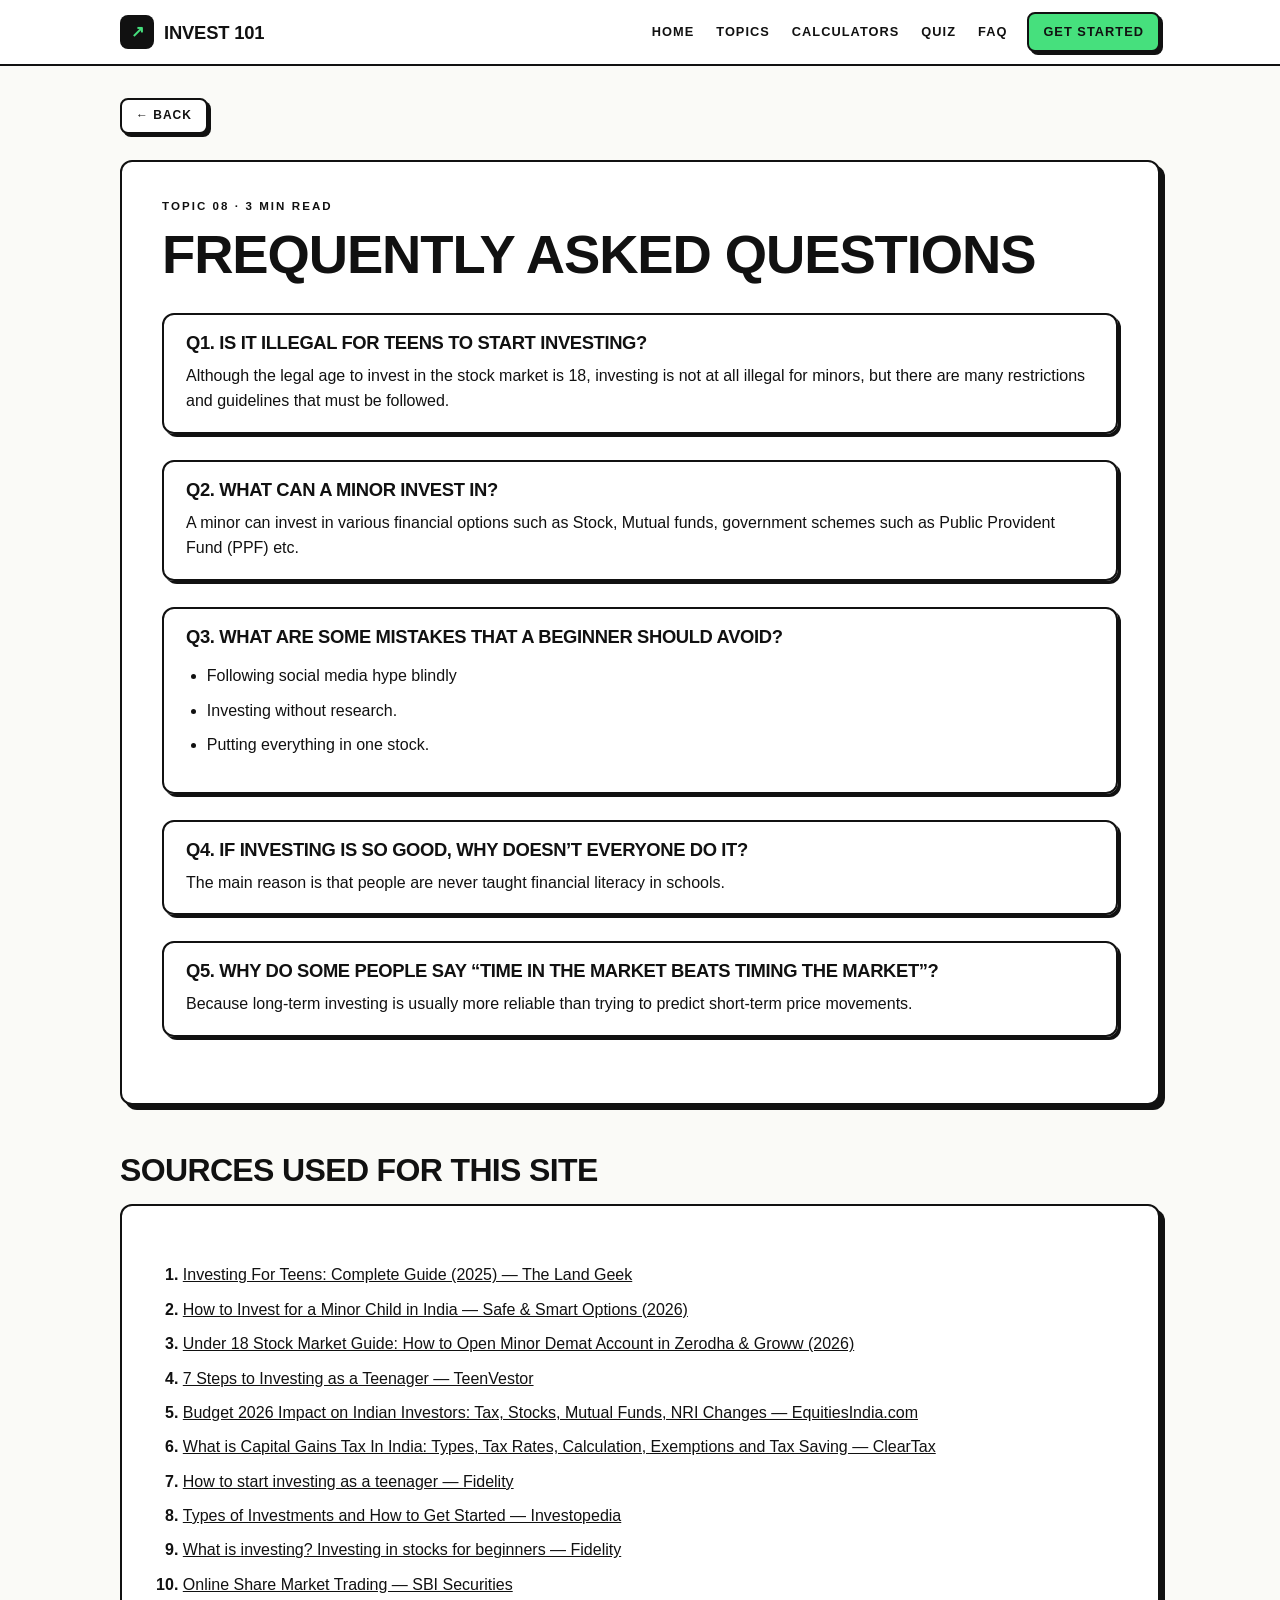
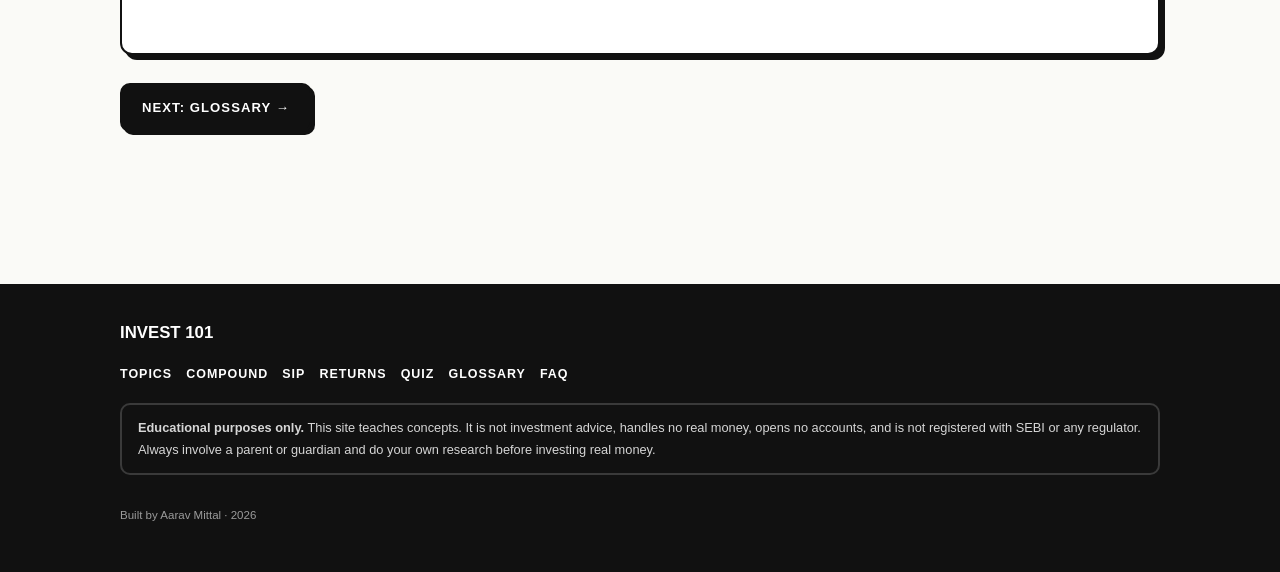
<file: pages/faq.html>
<!DOCTYPE html>
<html lang="en">
<head>
<meta charset="UTF-8">
<meta name="viewport" content="width=device-width, initial-scale=1.0">
<title>FAQ — Invest 101</title>
<meta name="description" content="Is investing legal for teens? What can a minor invest in? Beginner mistakes to avoid — frequently asked questions.">
<link rel="stylesheet" href="../css/styles.css">
</head>
<body>
<main class="wrap">
  <a class="back-link" href="../index.html">&larr; Back</a>

  <div class="content-card tint-cream tinted">
    <span class="kicker">Topic 08 &middot; 3 min read</span>
    <h1>Frequently asked questions</h1>

    <div class="callout">
      <h3>Q1. Is it illegal for teens to start investing?</h3>
      <p>Although the legal age to invest in the stock market is 18, investing is not at all
        illegal for minors, but there are many restrictions and guidelines that must be
        followed.</p>
    </div>

    <div class="callout">
      <h3>Q2. What can a minor invest in?</h3>
      <p>A minor can invest in various financial options such as Stock, Mutual funds,
        government schemes such as Public Provident Fund (PPF) etc.</p>
    </div>

    <div class="callout">
      <h3>Q3. What are some mistakes that a beginner should avoid?</h3>
      <ul>
        <li>Following social media hype blindly</li>
        <li>Investing without research.</li>
        <li>Putting everything in one stock.</li>
      </ul>
    </div>

    <div class="callout">
      <h3>Q4. If investing is so good, why doesn&rsquo;t everyone do it?</h3>
      <p>The main reason is that people are never taught financial literacy in schools.</p>
    </div>

    <div class="callout">
      <h3>Q5. Why do some people say &ldquo;time in the market beats timing the market&rdquo;?</h3>
      <p>Because long-term investing is usually more reliable than trying to predict short-term
        price movements.</p>
    </div>
  </div>

  <section>
    <h2>Sources used for this site</h2>
    <div class="content-card">
      <ol>
        <li><a href="https://www.thelandgeek.com/blog-investing-for-teens-a-beginner-path-into-land/" rel="noopener" target="_blank">Investing For Teens: Complete Guide (2025) &mdash; The Land Geek</a></li>
        <li><a href="https://finnovate.in/learn/blog/how-to-invest-for-minor-child-india" rel="noopener" target="_blank">How to Invest for a Minor Child in India &mdash; Safe &amp; Smart Options (2026)</a></li>
        <li><a href="https://zunomoney.co.in/how-to-invest-in-stock-market-under-18-india/" rel="noopener" target="_blank">Under 18 Stock Market Guide: How to Open Minor Demat Account in Zerodha &amp; Groww (2026)</a></li>
        <li><a href="https://www.teenvestor.com/7steps" rel="noopener" target="_blank">7 Steps to Investing as a Teenager &mdash; TeenVestor</a></li>
        <li><a href="https://equitiesindia.com/learn/taxation/budget-2026-impact-investors" rel="noopener" target="_blank">Budget 2026 Impact on Indian Investors: Tax, Stocks, Mutual Funds, NRI Changes &mdash; EquitiesIndia.com</a></li>
        <li><a href="https://cleartax.in/s/capital-gains-income" rel="noopener" target="_blank">What is Capital Gains Tax In India: Types, Tax Rates, Calculation, Exemptions and Tax Saving &mdash; ClearTax</a></li>
        <li><a href="https://www.fidelity.com/learning-center/personal-finance/teach-teens-investing" rel="noopener" target="_blank">How to start investing as a teenager &mdash; Fidelity</a></li>
        <li><a href="https://www.investopedia.com/terms/i/investing.asp" rel="noopener" target="_blank">Types of Investments and How to Get Started &mdash; Investopedia</a></li>
        <li><a href="https://www.fidelity.com/learning-center/smart-money/what-is-investing" rel="noopener" target="_blank">What is investing? Investing in stocks for beginners &mdash; Fidelity</a></li>
        <li><a href="https://www.sbisecurities.in/blog/long-term-short-term-capital-gains" rel="noopener" target="_blank">Online Share Market Trading &mdash; SBI Securities</a></li>
      </ol>
    </div>
  </section>

  <p style="margin-top:28px">
    <a class="btn" href="glossary.html">Next: Glossary &rarr;</a>
  </p>
</main>
<script src="../js/components.js" data-root=".."></script>
</body>
</html>
</file>
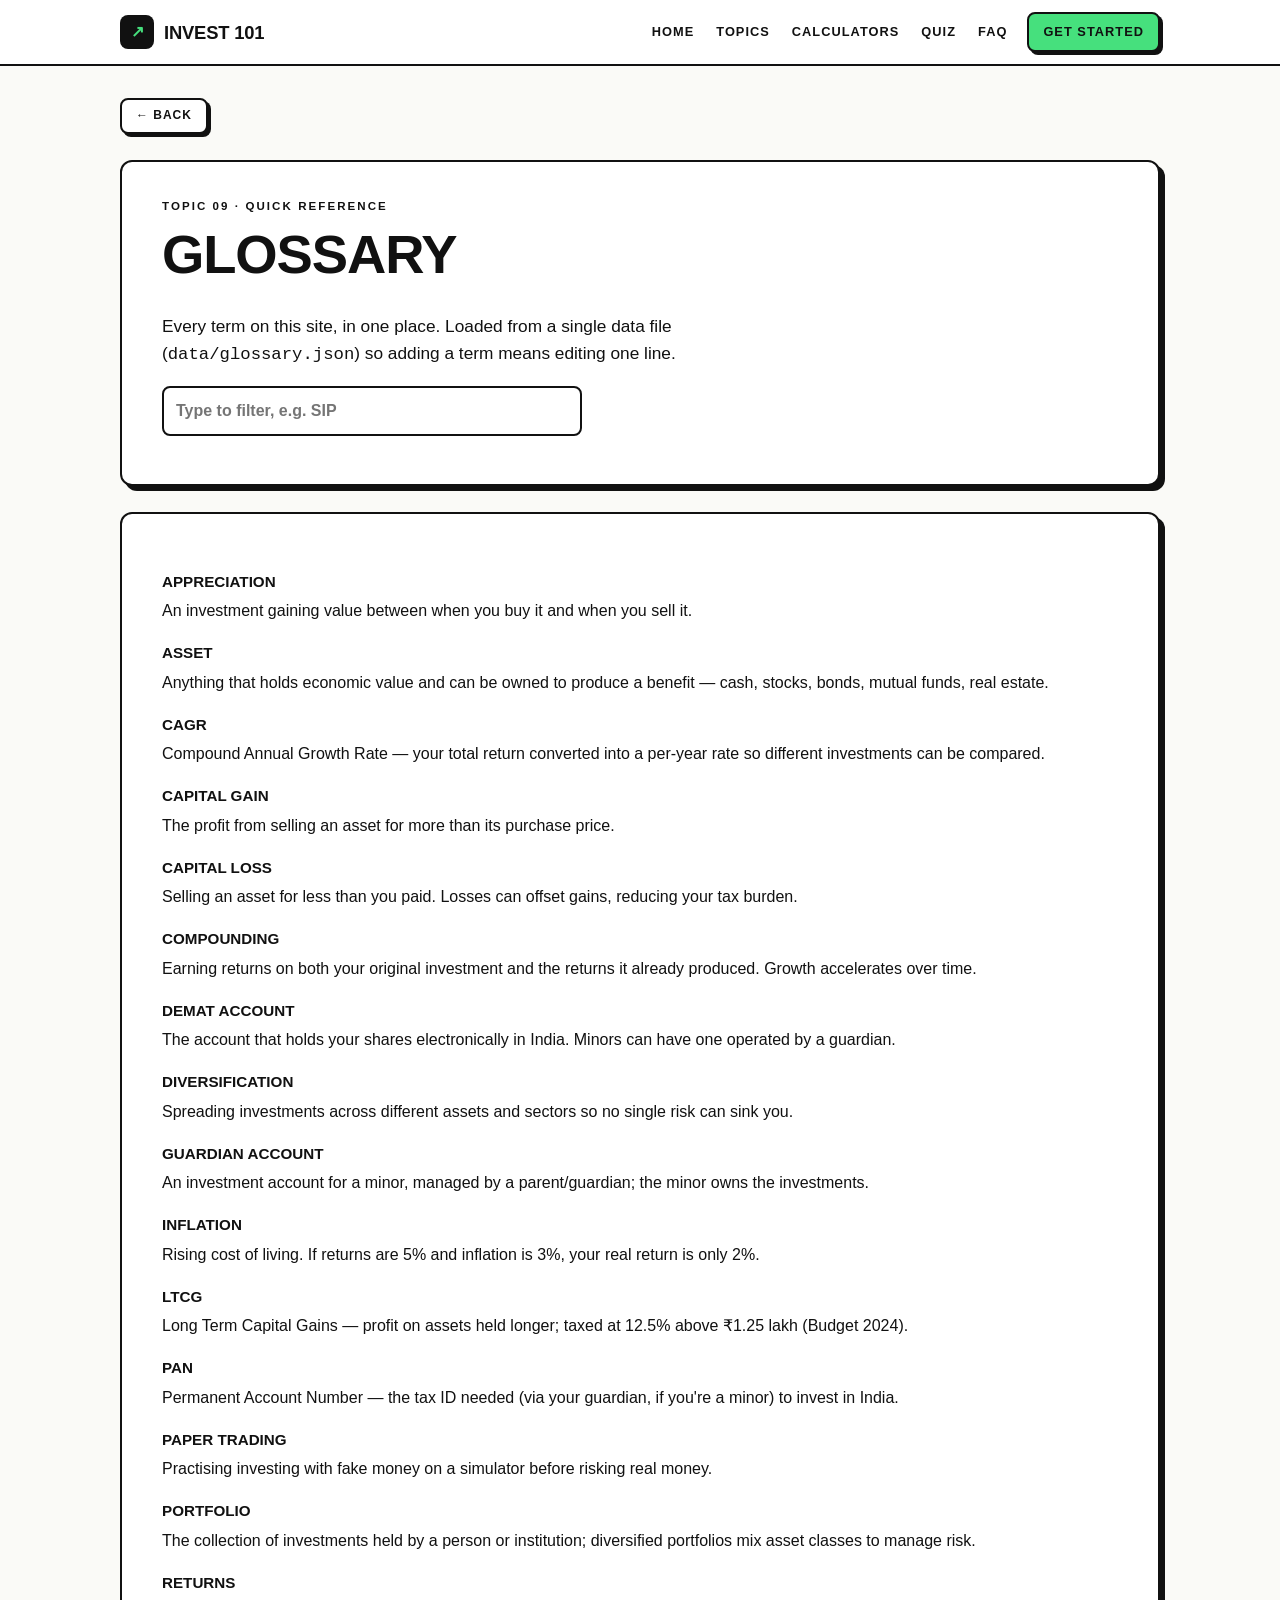
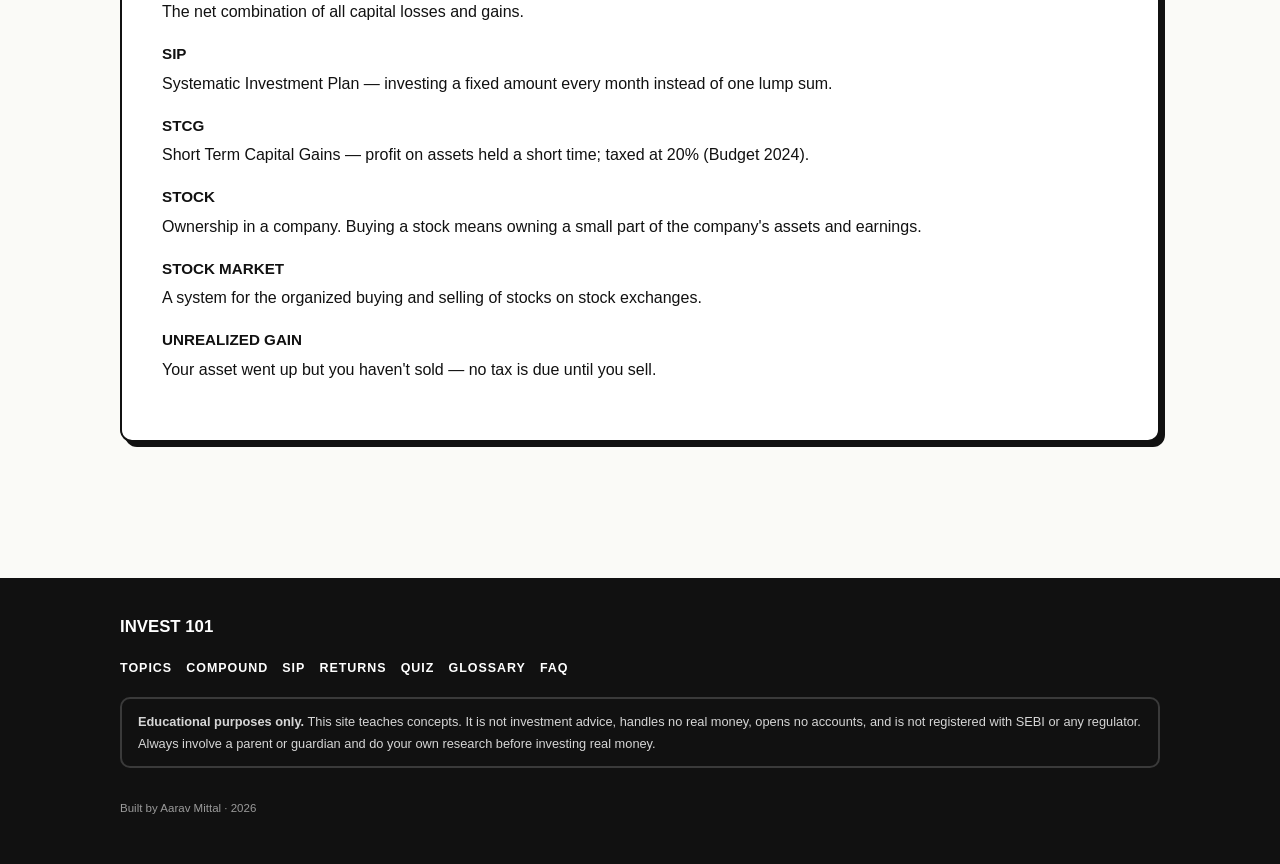
<file: pages/glossary.html>
<!DOCTYPE html>
<html lang="en">
<head>
<meta charset="UTF-8">
<meta name="viewport" content="width=device-width, initial-scale=1.0">
<title>Glossary — Invest 101</title>
<meta name="description" content="Every investing term used on this site, in one quick-reference list.">
<link rel="stylesheet" href="../css/styles.css">
</head>
<body>
<main class="wrap">
  <a class="back-link" href="../index.html">&larr; Back</a>

  <div class="content-card tint-lavender tinted">
    <span class="kicker">Topic 09 &middot; quick reference</span>
    <h1>Glossary</h1>
    <p class="lede">Every term on this site, in one place. Loaded from a single data file
      (<code>data/glossary.json</code>) so adding a term means editing one line.</p>
    <input id="glossary-filter" type="search" placeholder="Type to filter, e.g. SIP"
      aria-label="Filter glossary terms"
      style="width:100%;max-width:420px;border:2.5px solid #111;border-radius:8px;padding:10px 12px;font:inherit;font-weight:700;margin-bottom:8px">
  </div>

  <div class="content-card" style="margin-top:26px">
    <dl id="glossary-list" aria-live="polite"><!-- filled by script below --></dl>
  </div>

</main>
<script src="../js/components.js" data-root=".."></script>
<script type="module">
  /* Data-driven glossary: fetch the JSON, render terms, filter as you type. */
  const list = document.getElementById("glossary-list");
  const filter = document.getElementById("glossary-filter");
  let terms = [];

  function render(q) {
    const needle = (q || "").trim().toLowerCase();
    const shown = terms.filter(t =>
      !needle ||
      t.term.toLowerCase().includes(needle) ||
      t.def.toLowerCase().includes(needle)
    );
    list.innerHTML = shown.length
      ? shown.map(t =>
          '<div class="term"><dt>' + t.term + "</dt><dd>" + t.def + "</dd></div>"
        ).join("")
      : "<p>No matching term. Try a shorter search.</p>";
  }

  try {
    const res = await fetch("../data/glossary.json");
    terms = (await res.json()).terms;
    terms.sort((a, b) => a.term.localeCompare(b.term));
    render("");
    filter.addEventListener("input", () => render(filter.value));
  } catch (e) {
    list.innerHTML = "<p>Couldn&rsquo;t load the glossary data. If you opened this file " +
      "directly from disk, serve the folder instead: <code>python3 -m http.server</code></p>";
  }
</script>
</body>
</html>
</file>
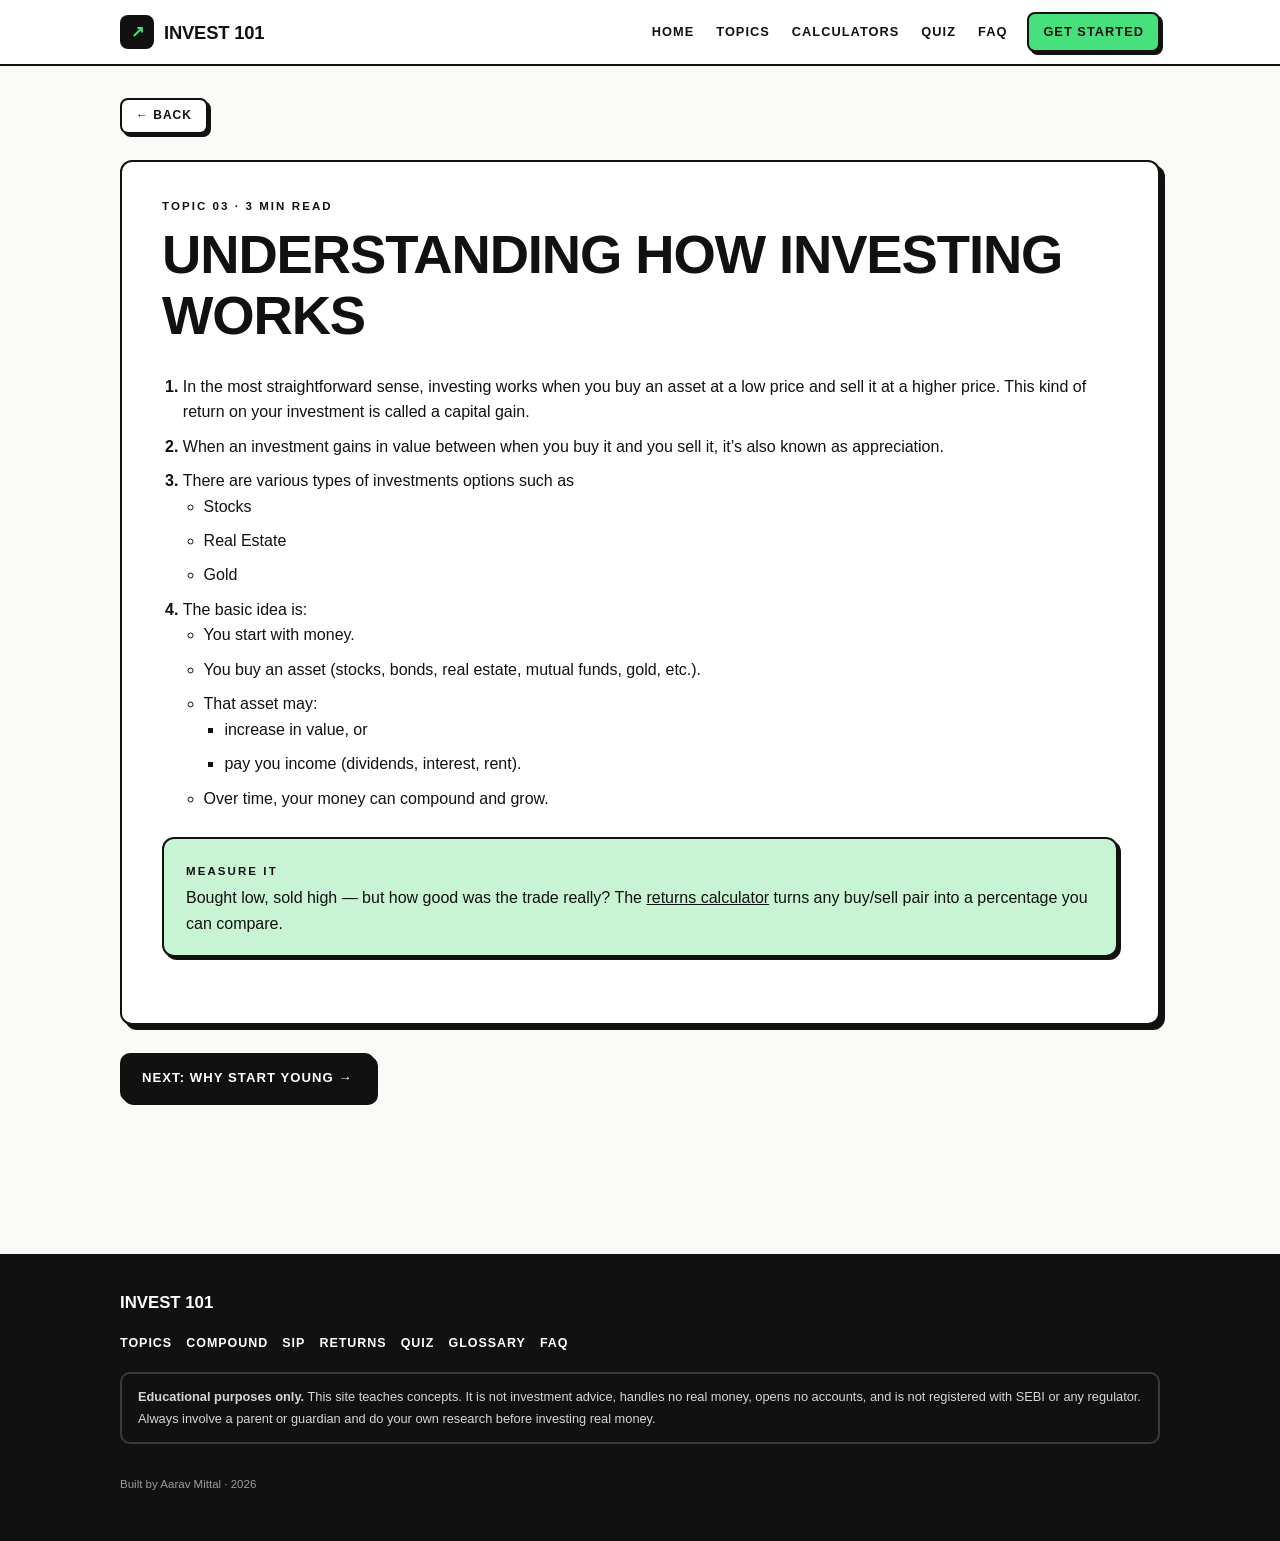
<file: pages/how-investing-works.html>
<!DOCTYPE html>
<html lang="en">
<head>
<meta charset="UTF-8">
<meta name="viewport" content="width=device-width, initial-scale=1.0">
<title>How investing works — Invest 101</title>
<meta name="description" content="Buy an asset, let it grow or pay you income, and let time compound it — how investing actually works, in plain words.">
<link rel="stylesheet" href="../css/styles.css">
</head>
<body>
<main class="wrap">
  <a class="back-link" href="../index.html">&larr; Back</a>

  <div class="content-card tint-pink tinted">
    <span class="kicker">Topic 03 &middot; 3 min read</span>
    <h1>Understanding how investing works</h1>

    <ol>
      <li>In the most straightforward sense, investing works when you buy an asset at a low
        price and sell it at a higher price. This kind of return on your investment is called a
        capital gain.
</li>
      <li>When an investment gains in value between when you buy it and you sell it, it&rsquo;s
        also known as appreciation.</li>
      <li>There are various types of investments options such as
        <ul>
          <li>Stocks</li>
          <li>Real Estate</li>
          <li>Gold</li>
        </ul>
      </li>
      <li>The basic idea is:
        <ul>
          <li>You start with money.</li>
          <li>You buy an asset (stocks, bonds, real estate, mutual funds, gold, etc.).</li>
          <li>That asset may:
            <ul>
              <li>increase in value, or</li>
              <li>pay you income (dividends, interest, rent).</li>
            </ul>
          </li>
          <li>Over time, your money can compound and grow.</li>
        </ul>
      </li>
    </ol>

    <div class="callout tint-mint">
      <span class="kicker">Measure it</span>
      <p>Bought low, sold high &mdash; but how good was the trade really? The
        <a href="../calculators/returns.html">returns calculator</a> turns any buy/sell pair
        into a percentage you can compare.</p>
    </div>
  </div>

  <p style="margin-top:28px">
    <a class="btn" href="benefits-young.html">Next: Why start young &rarr;</a>
  </p>
</main>
<script src="../js/components.js" data-root=".."></script>
</body>
</html>
</file>
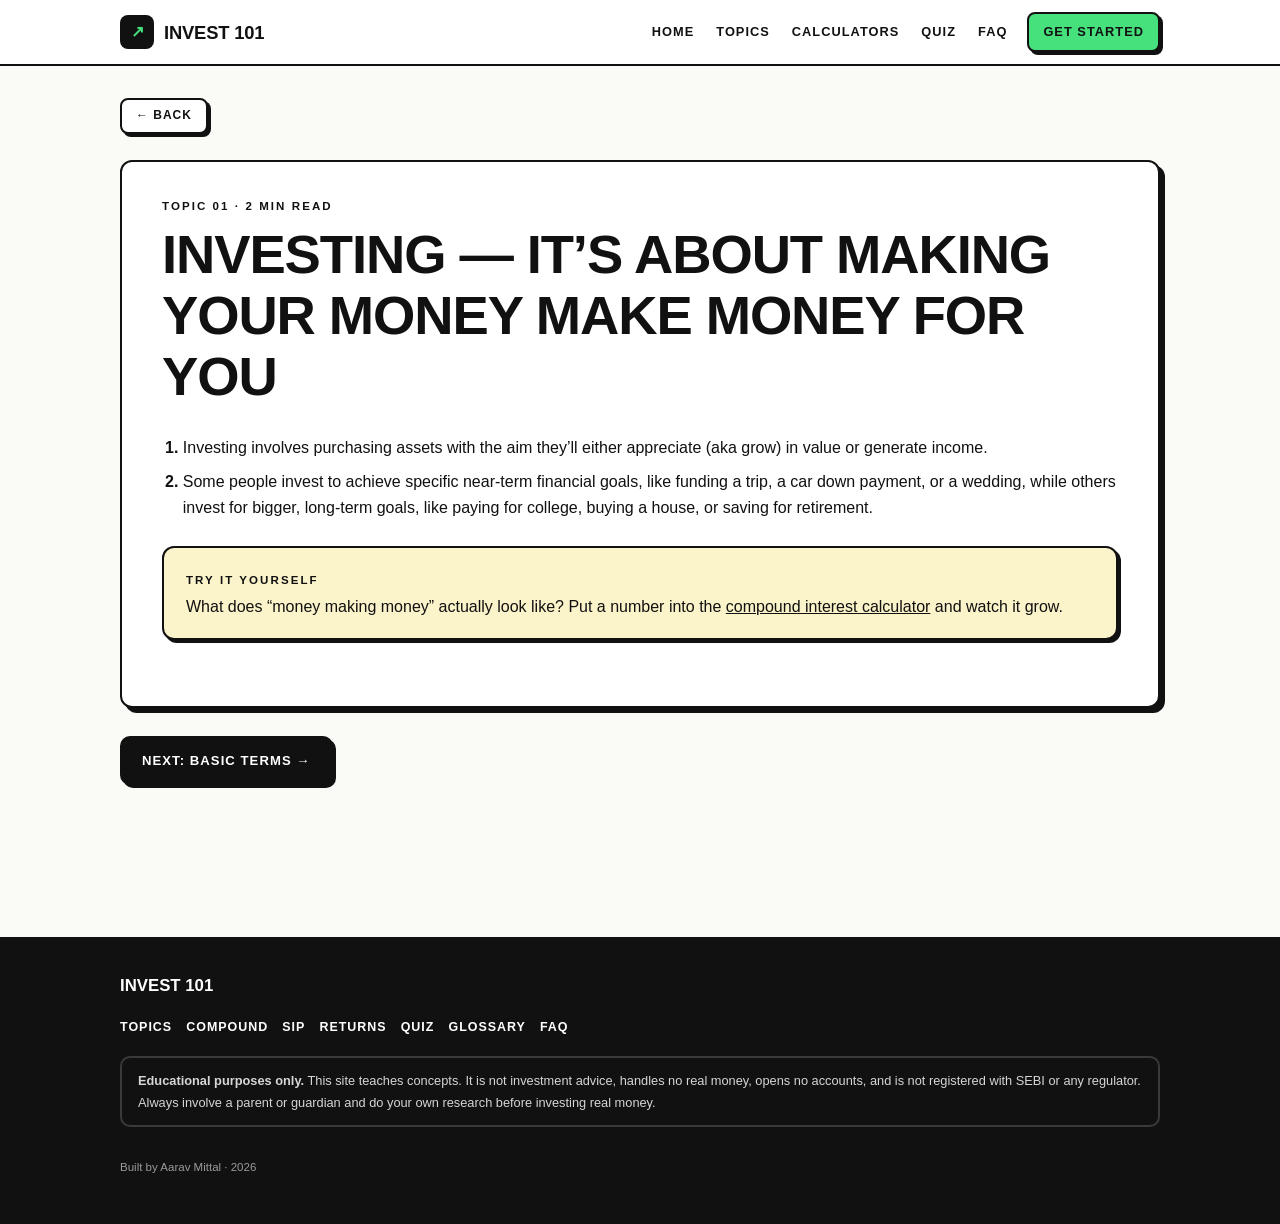
<file: pages/investing-intro.html>
<!DOCTYPE html>
<html lang="en">
<head>
<meta charset="UTF-8">
<meta name="viewport" content="width=device-width, initial-scale=1.0">
<title>What is investing? — Invest 101</title>
<meta name="description" content="Investing means making your money make money for you. The why before the how — explained for complete beginners.">
<link rel="stylesheet" href="../css/styles.css">
</head>
<body>
<main class="wrap">
  <a class="back-link" href="../index.html">&larr; Back</a>

  <div class="content-card tint-mint tinted">
    <span class="kicker">Topic 01 &middot; 2 min read</span>
    <h1>Investing &mdash; it&rsquo;s about making your money make money for you</h1>

    <ol>
      <li>Investing involves purchasing assets with the aim they&rsquo;ll either appreciate
        (aka grow) in value or generate income.</li>
      <li>Some people invest to achieve specific near-term financial goals, like funding a trip,
        a car down payment, or a wedding, while others invest for bigger, long-term goals, like
        paying for college, buying a house, or saving for retirement.</li>
    </ol>

    <div class="callout tint-cream">
      <span class="kicker">Try it yourself</span>
      <p>What does &ldquo;money making money&rdquo; actually look like? Put a number into the
        <a href="../calculators/compound.html">compound interest calculator</a> and watch it grow.</p>
    </div>
  </div>

  <p style="margin-top:28px">
    <a class="btn" href="basic-terms.html">Next: Basic terms &rarr;</a>
  </p>
</main>
<script src="../js/components.js" data-root=".."></script>
</body>
</html>
</file>
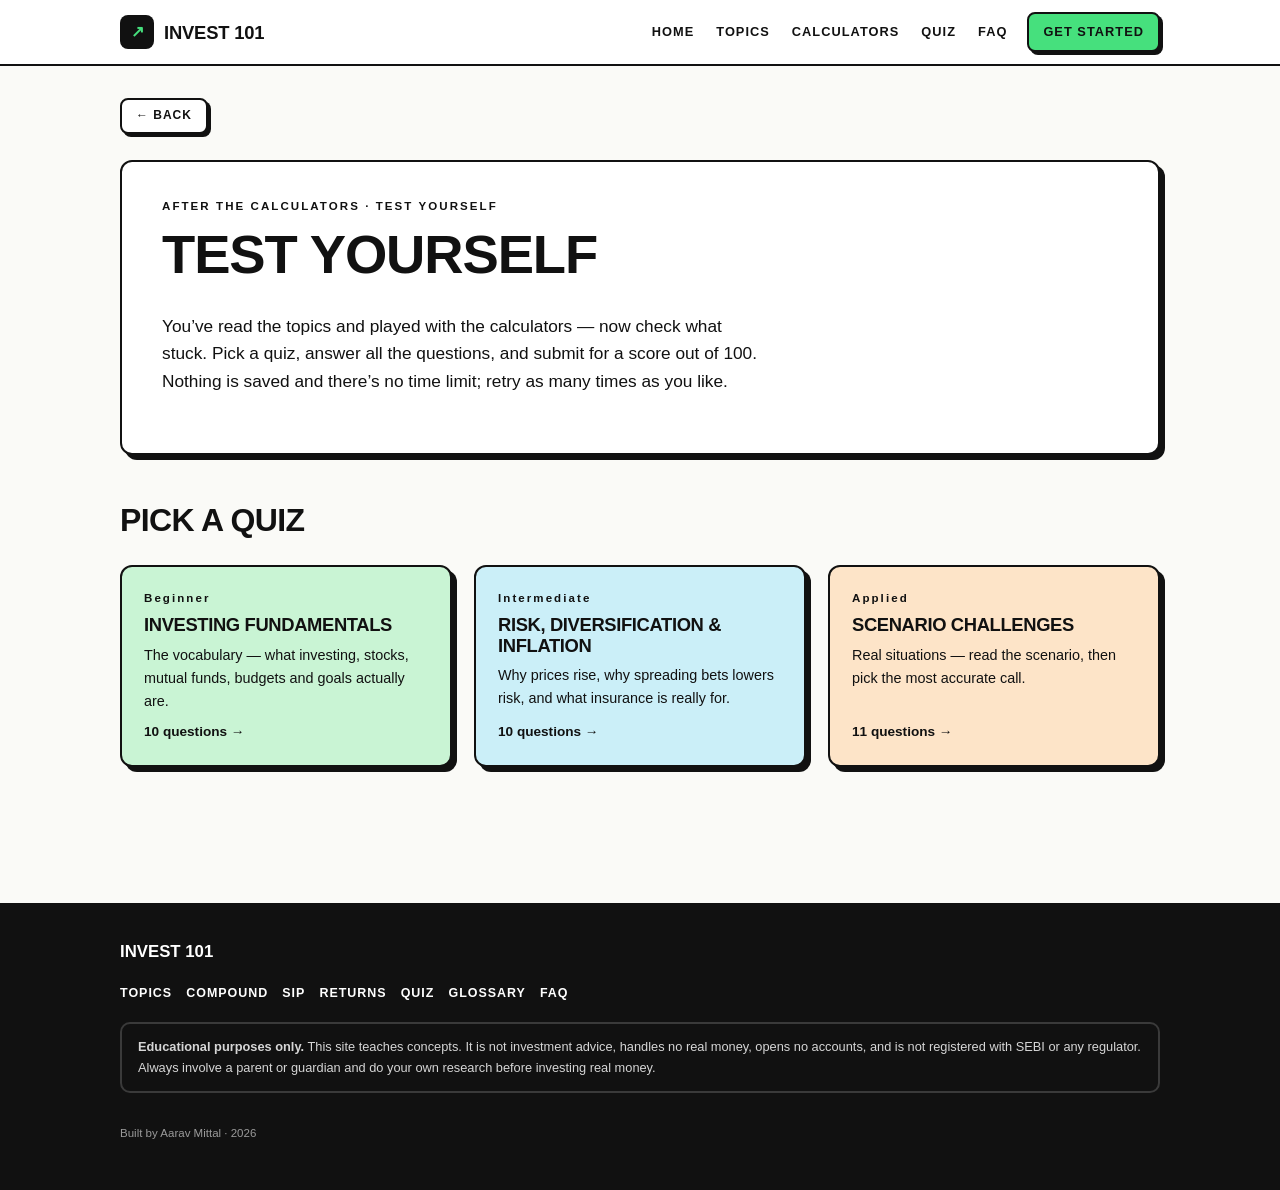
<file: pages/quiz.html>
<!DOCTYPE html>
<html lang="en">
<head>
<meta charset="UTF-8">
<meta name="viewport" content="width=device-width, initial-scale=1.0">
<title>Test yourself — Invest 101</title>
<meta name="description" content="Three short multiple-choice quizzes — fundamentals, risk &amp; diversification, and real-world scenarios. Instant score out of 100. Educational only.">
<link rel="stylesheet" href="../css/styles.css">
</head>
<body>
<main class="wrap">
  <a class="back-link" href="../index.html">&larr; Back</a>

  <div class="content-card tint-mint tinted">
    <span class="kicker">After the calculators &middot; test yourself</span>
    <h1>Test yourself</h1>
    <p class="lede">You&rsquo;ve read the topics and played with the calculators &mdash; now check what
      stuck. Pick a quiz, answer all the questions, and submit for a score out of 100. Nothing is saved
      and there&rsquo;s no time limit; retry as many times as you like.</p>
  </div>

  <!-- Quiz chooser (shown first) -->
  <section id="quiz-chooser">
    <h2 id="quiz-chooser-heading" tabindex="-1">Pick a quiz</h2>
    <div class="card-grid" id="quiz-cards"><!-- filled by script --></div>
  </section>

  <!-- A single quiz (shown after a choice) -->
  <section id="quiz-view" hidden>
    <button type="button" class="back-link" id="quiz-back">&larr; All quizzes</button>
    <div class="content-card tinted" id="quiz-head">
      <span class="kicker" id="quiz-level">Quiz</span>
      <h2 id="quiz-title" tabindex="-1" style="margin-bottom:0.2em">&mdash;</h2>
      <p id="quiz-blurb" style="margin:0"></p>
    </div>
    <div class="content-card" style="margin-top:22px" id="quiz-mount"><!-- mountQuiz renders here --></div>
  </section>

</main>
<script src="../js/components.js" data-root=".."></script>
<script type="module">
  import { mountQuiz } from "../js/quiz.js";

  const tints = ["tint-mint", "tint-sky", "tint-peach", "tint-lavender", "tint-pink", "tint-cream"];
  const cards = document.getElementById("quiz-cards");
  const chooser = document.getElementById("quiz-chooser");
  const view = document.getElementById("quiz-view");
  const mount = document.getElementById("quiz-mount");
  const titleEl = document.getElementById("quiz-title");
  const blurbEl = document.getElementById("quiz-blurb");
  const levelEl = document.getElementById("quiz-level");
  const backBtn = document.getElementById("quiz-back");

  function showChooser() {
    view.hidden = true;
    chooser.hidden = false;
    mount.innerHTML = "";
    window.scrollTo({ top: 0, behavior: "smooth" });
    document.getElementById("quiz-chooser-heading").focus();  // move focus off the now-hidden view
  }

  function openQuiz(quiz) {
    titleEl.textContent = quiz.title;
    blurbEl.textContent = quiz.blurb || "";
    levelEl.textContent = quiz.level + " · " + quiz.questions.length + " questions · scored out of 100";
    chooser.hidden = true;
    view.hidden = false;
    mountQuiz(mount, quiz);
    window.scrollTo({ top: 0, behavior: "smooth" });
    titleEl.focus();  // move focus into the new view (it was on a now-hidden chooser card)
  }

  backBtn.addEventListener("click", showChooser);

  try {
    const res = await fetch("../data/quizzes.json");
    const quizzes = (await res.json()).quizzes;
    cards.innerHTML = "";
    quizzes.forEach((quiz, i) => {
      const a = document.createElement("a");
      a.href = "#";
      a.className = "topic-card " + tints[i % tints.length];
      a.innerHTML =
        '<span class="num">' + quiz.level + "</span>" +
        "<h3>" + quiz.title + "</h3>" +
        "<p>" + (quiz.blurb || "") + "</p>" +
        '<span class="go">' + quiz.questions.length + " questions &rarr;</span>";
      a.addEventListener("click", (e) => { e.preventDefault(); openQuiz(quiz); });
      cards.appendChild(a);
    });
  } catch (e) {
    cards.innerHTML = "<p>Couldn&rsquo;t load the quizzes. If you opened this file directly from disk, " +
      "serve the folder instead: <code>python3 -m http.server</code></p>";
  }
</script>
</body>
</html>
</file>
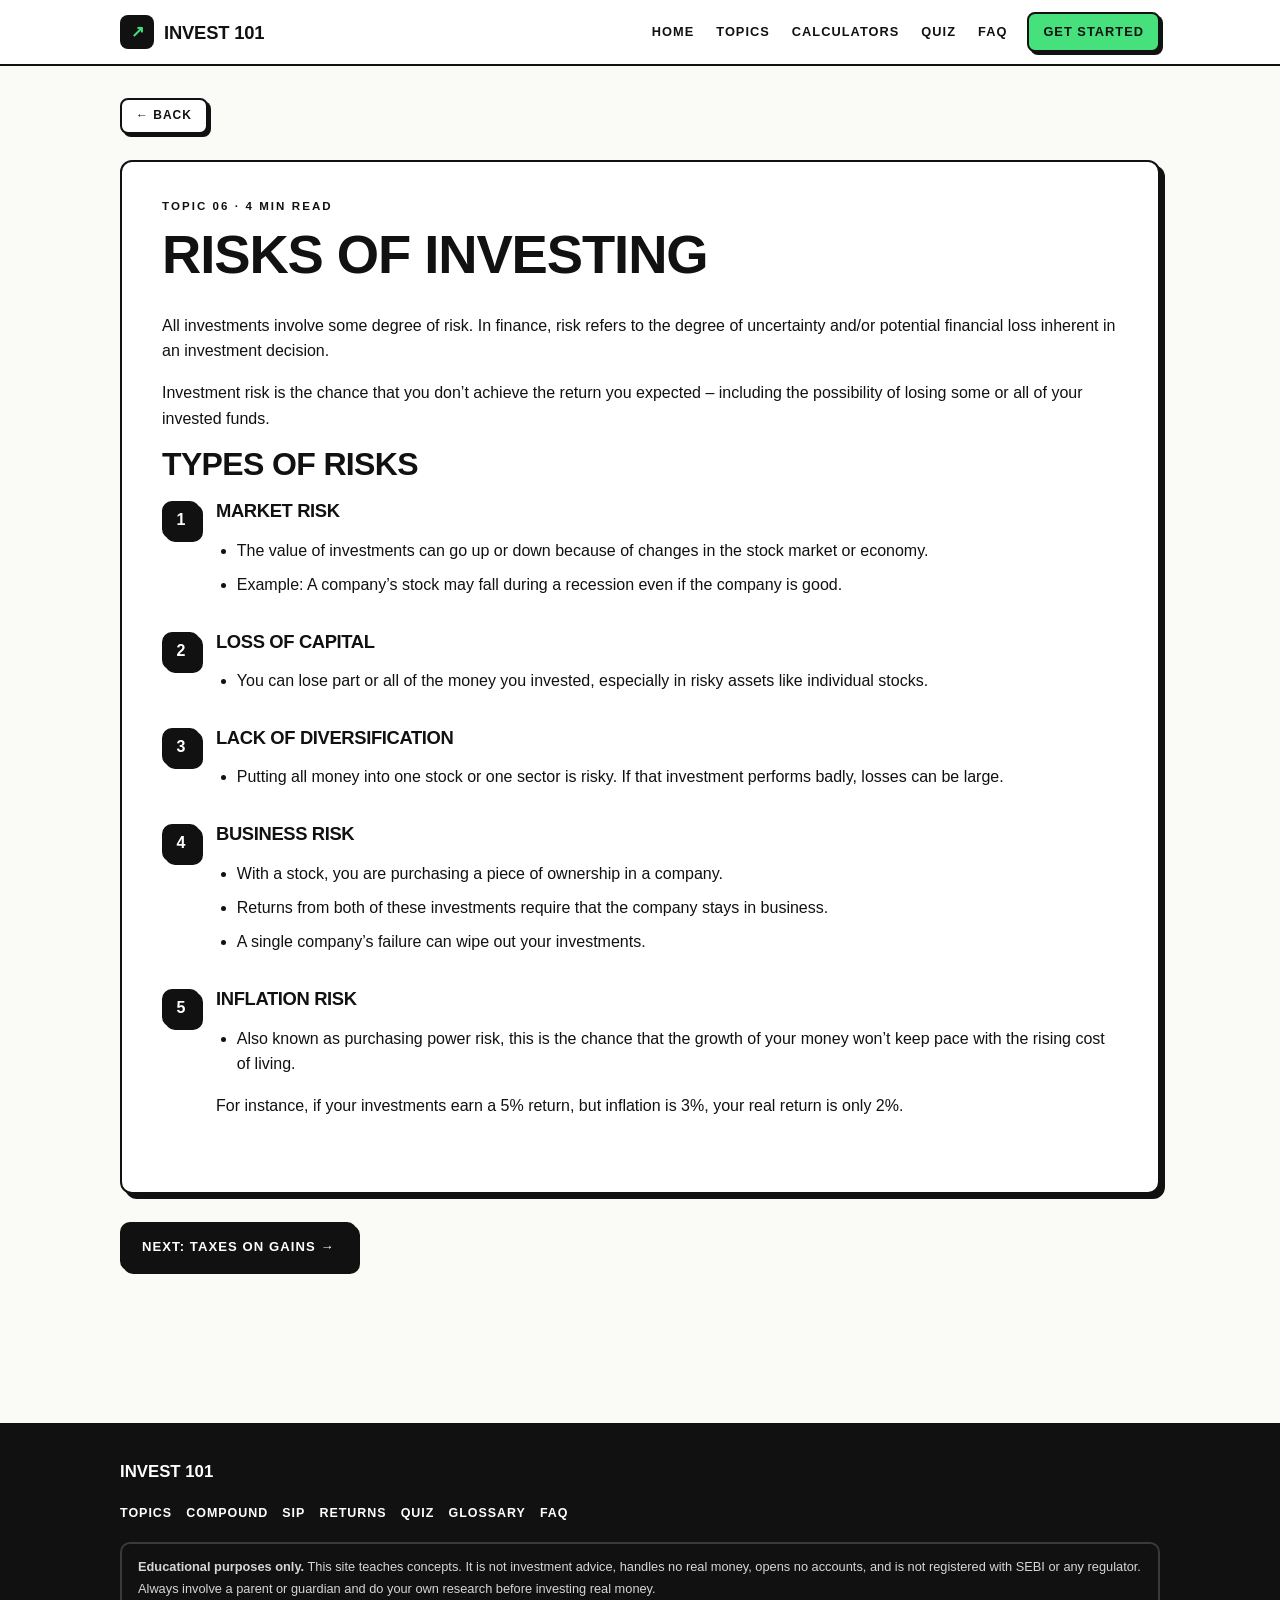
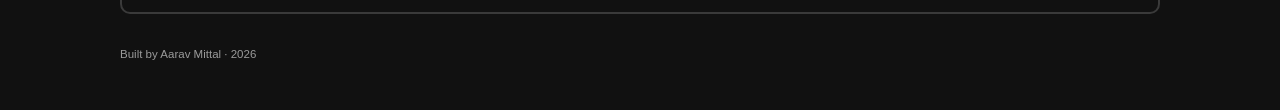
<file: pages/risks.html>
<!DOCTYPE html>
<html lang="en">
<head>
<meta charset="UTF-8">
<meta name="viewport" content="width=device-width, initial-scale=1.0">
<title>Risks of investing — Invest 101</title>
<meta name="description" content="Five ways investments lose money — market risk, loss of capital, lack of diversification, business risk and inflation — explained simply.">
<link rel="stylesheet" href="../css/styles.css">
</head>
<body>
<main class="wrap">
  <a class="back-link" href="../index.html">&larr; Back</a>

  <div class="content-card tint-peach tinted">
    <span class="kicker">Topic 06 &middot; 4 min read</span>
    <h1>Risks of investing</h1>

    <p>All investments involve some degree of risk. In finance, risk refers to the degree of
      uncertainty and/or potential financial loss inherent in an investment decision.</p>
    <p>Investment risk is the chance that you don&rsquo;t achieve the return you expected &ndash;
      including the possibility of losing some or all of your invested funds.</p>

    <h2>Types of risks</h2>

    <div class="step">
      <div class="n">1</div>
      <div class="body">
        <h3>Market risk</h3>
        <ul>
          <li>The value of investments can go up or down because of changes in the stock market
            or economy.</li>
          <li>Example: A company&rsquo;s stock may fall during a recession even if the company
            is good.</li>
        </ul>
      </div>
    </div>

    <div class="step">
      <div class="n">2</div>
      <div class="body">
        <h3>Loss of capital</h3>
        <ul>
          <li>You can lose part or all of the money you invested, especially in risky assets
            like individual stocks.</li>
        </ul>
      </div>
    </div>

    <div class="step">
      <div class="n">3</div>
      <div class="body">
        <h3>Lack of diversification</h3>
        <ul>
          <li>Putting all money into one stock or one sector is risky. If that investment
            performs badly, losses can be large.</li>
        </ul>
      </div>
    </div>

    <div class="step">
      <div class="n">4</div>
      <div class="body">
        <h3>Business risk</h3>
        <ul>
          <li>With a stock, you are purchasing a piece of ownership in a company.</li>
          <li>Returns from both of these investments require that the company stays in
            business.</li>
          <li>A single company&rsquo;s failure can wipe out your investments.</li>
        </ul>
      </div>
    </div>

    <div class="step">
      <div class="n">5</div>
      <div class="body">
        <h3>Inflation risk</h3>
        <ul>
          <li>Also known as purchasing power risk, this is the chance that the growth of your
            money won&rsquo;t keep pace with the rising cost of living.</li>
        </ul>
        <p>For instance, if your investments earn a 5% return, but inflation is 3%, your real
          return is only 2%.</p>
      </div>
    </div>
  </div>

  <p style="margin-top:28px">
    <a class="btn" href="taxes.html">Next: Taxes on gains &rarr;</a>
  </p>
</main>
<script src="../js/components.js" data-root=".."></script>
</body>
</html>
</file>
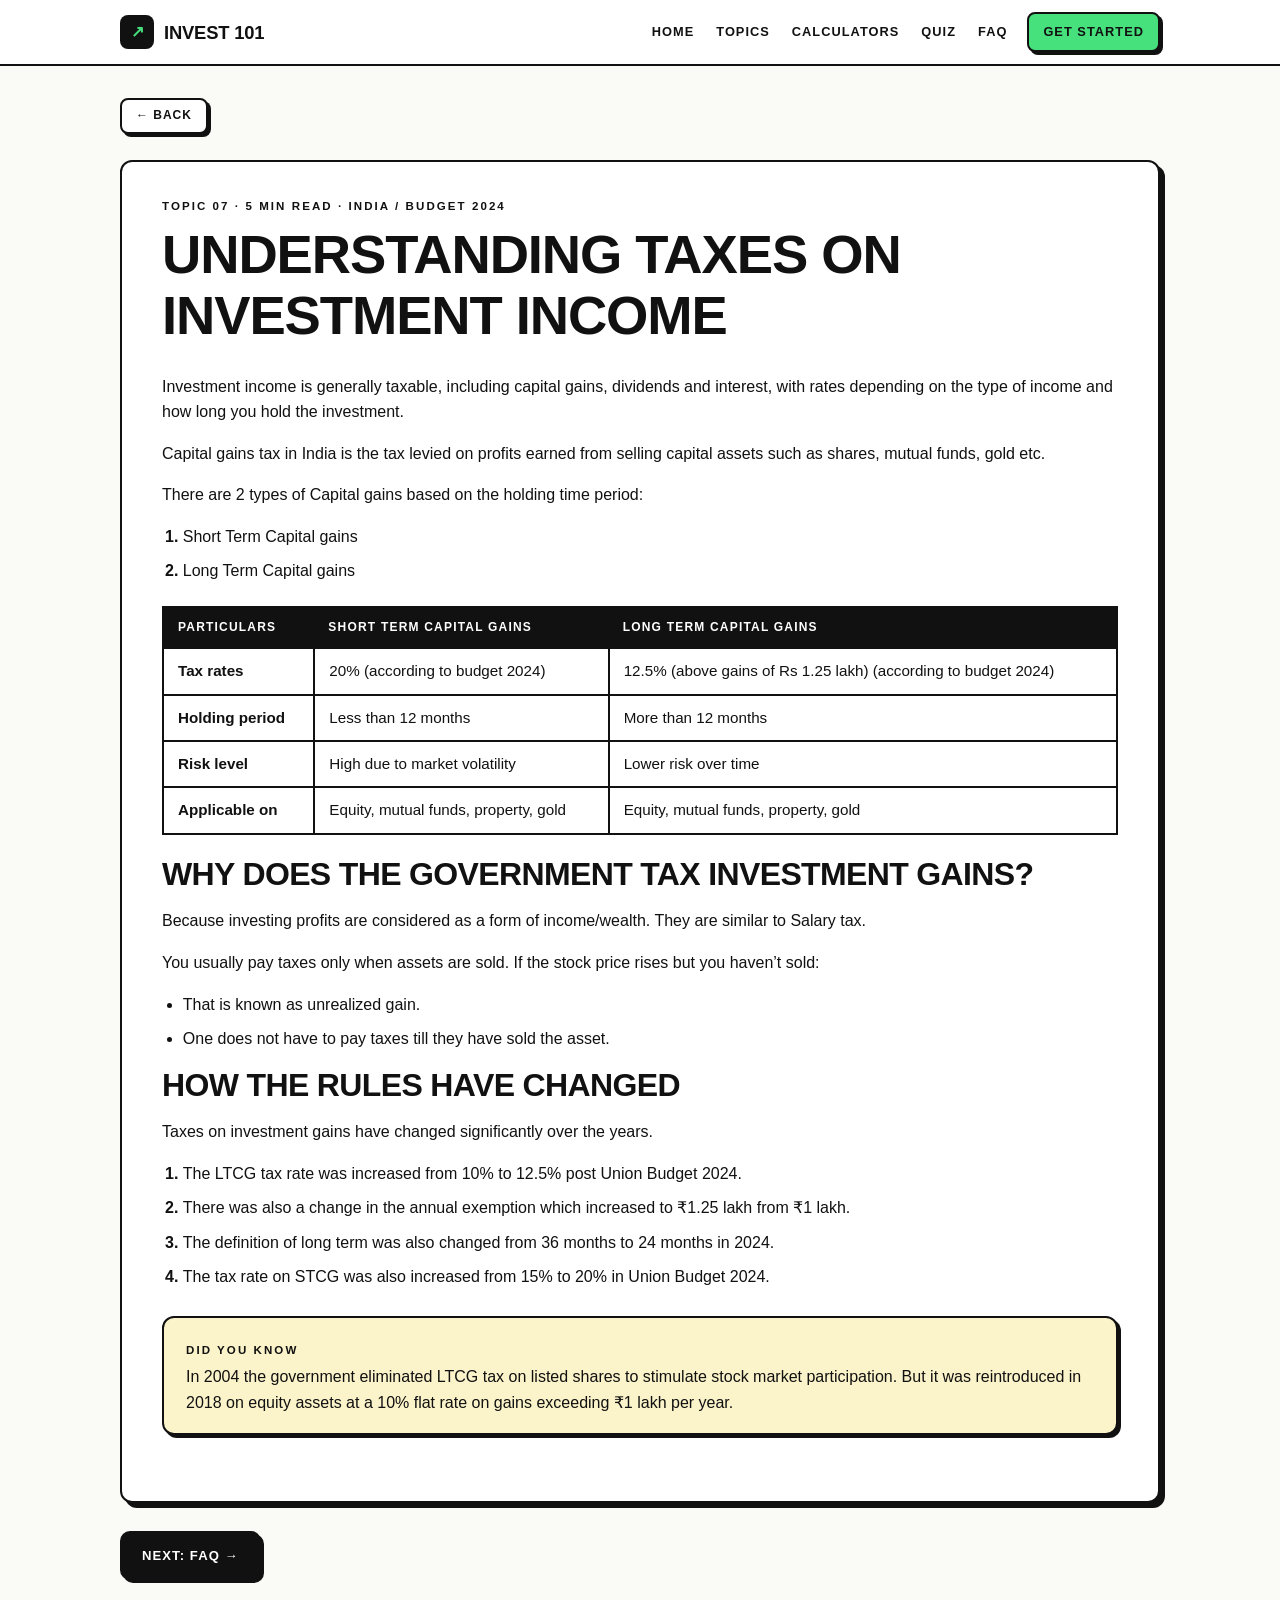
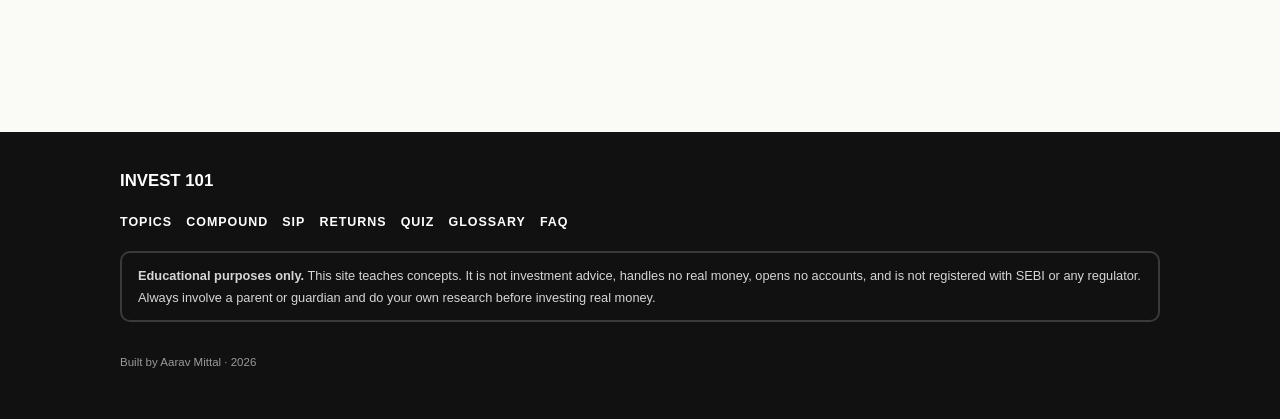
<file: pages/taxes.html>
<!DOCTYPE html>
<html lang="en">
<head>
<meta charset="UTF-8">
<meta name="viewport" content="width=device-width, initial-scale=1.0">
<title>Taxes on investment income — Invest 101</title>
<meta name="description" content="STCG vs LTCG in India after Budget 2024 — tax rates, holding periods and the ₹1.25 lakh exemption, in plain words.">
<link rel="stylesheet" href="../css/styles.css">
</head>
<body>
<main class="wrap">
  <a class="back-link" href="../index.html">&larr; Back</a>

  <div class="content-card tint-mint tinted">
    <span class="kicker">Topic 07 &middot; 5 min read &middot; India / Budget 2024</span>
    <h1>Understanding taxes on investment income</h1>

    <p>Investment income is generally taxable, including capital gains, dividends and interest,
      with rates depending on the type of income and how long you hold the investment.</p>
    <p>Capital gains tax in India is the tax levied on profits earned from selling capital
      assets such as shares, mutual funds, gold etc.</p>
    <p>There are 2 types of Capital gains based on the holding time period:</p>
    <ol>
      <li>Short Term Capital gains</li>
      <li>Long Term Capital gains</li>
    </ol>

    <div class="table-wrap">
      <table class="data">
        <thead>
          <tr>
            <th scope="col">Particulars</th>
            <th scope="col">Short Term Capital Gains</th>
            <th scope="col">Long Term Capital Gains</th>
          </tr>
        </thead>
        <tbody>
          <tr>
            <td>Tax rates</td>
            <td>20% (according to budget 2024)</td>
            <td>12.5% (above gains of Rs 1.25 lakh) (according to budget 2024)</td>
          </tr>
          <tr>
            <td>Holding period</td>
            <td>Less than 12 months</td>
            <td>More than 12 months</td>
          </tr>
          <tr>
            <td>Risk level</td>
            <td>High due to market volatility</td>
            <td>Lower risk over time</td>
          </tr>
          <tr>
            <td>Applicable on</td>
            <td>Equity, mutual funds, property, gold</td>
            <td>Equity, mutual funds, property, gold</td>
          </tr>
        </tbody>
      </table>
    </div>

    <h2>Why does the government tax investment gains?</h2>
    <p>Because investing profits are considered as a form of income/wealth. They are similar to
      Salary tax.</p>

    <p>You usually pay taxes only when assets are sold. If the stock price rises but you
      haven&rsquo;t sold:</p>
    <ul>
      <li>That is known as unrealized gain.</li>
      <li>One does not have to pay taxes till they have sold the asset.</li>
    </ul>

    <h2>How the rules have changed</h2>
    <p>Taxes on investment gains have changed significantly over the years.</p>
    <ol>
      <li>The LTCG tax rate was increased from 10% to 12.5% post Union Budget 2024.</li>
      <li>There was also a change in the annual exemption which increased to &#8377;1.25 lakh
        from &#8377;1 lakh.</li>
      <li>The definition of long term was also changed from 36 months to 24 months in 2024.</li>
      <li>The tax rate on STCG was also increased from 15% to 20% in Union Budget 2024.</li>
    </ol>

    <div class="callout tint-cream">
      <span class="kicker">Did you know</span>
      <p>In 2004 the government eliminated LTCG tax on listed shares to stimulate stock market
        participation. But it was reintroduced in 2018 on equity assets at a 10% flat rate on
        gains exceeding &#8377;1 lakh per year.</p>
    </div>
  </div>

  <p style="margin-top:28px">
    <a class="btn" href="faq.html">Next: FAQ &rarr;</a>
  </p>
</main>
<script src="../js/components.js" data-root=".."></script>
</body>
</html>
</file>
<file: css/styles.css>
/* ============================================================
   INVEST 101 — design system
   Style: bold-pastel neo-brutalist — heavy ink borders, hard offset
   shadows, uppercase condensed headings, pastel colour-blocked cards.
   No external fonts, no frameworks, no runtime dependencies.
   ============================================================ */

:root {
  /* ink + surfaces */
  --ink: #111111;
  --bg: #fafaf7;
  --paper: #ffffff;
  --muted: #555555;

  /* pastel card palette (rotate across topic cards) */
  --mint: #c9f4d4;
  --cream: #fbf3c9;
  --pink: #fbd3d8;
  --lavender: #e8d5f5;
  --sky: #cbeff8;
  --peach: #fde4c8;

  /* accent (CTA green from the prototype) */
  --accent: #46e07d;

  /* borders + shadows */
  --line: 2.5px solid var(--ink);
  --shadow: 5px 5px 0 var(--ink);
  --shadow-sm: 3px 3px 0 var(--ink);

  --radius: 12px;
  --maxw: 1080px;

  font-size: 16px;
}

* { box-sizing: border-box; }

html { scroll-behavior: smooth; }

body {
  margin: 0;
  background: var(--bg);
  color: var(--ink);
  font-family: -apple-system, BlinkMacSystemFont, "Segoe UI", Roboto,
    "Helvetica Neue", Arial, sans-serif;
  line-height: 1.6;
  -webkit-font-smoothing: antialiased;
}

/* ---------- typography ---------- */

h1, h2, h3, .display {
  font-weight: 900;
  text-transform: uppercase;
  letter-spacing: -0.02em;
  line-height: 1.12;
  margin: 0 0 0.5em;
}

h1 { font-size: clamp(2rem, 5.5vw, 3.4rem); }
h2 { font-size: clamp(1.4rem, 3.5vw, 2rem); }
h3 { font-size: 1.15rem; }

p { margin: 0 0 1em; }

a { color: inherit; }

.kicker {
  display: inline-block;
  font-size: 0.72rem;
  font-weight: 800;
  text-transform: uppercase;
  letter-spacing: 0.18em;
  margin-bottom: 0.6rem;
}

.lede { font-size: 1.08rem; max-width: 62ch; }

/* ---------- layout ---------- */

.wrap {
  max-width: var(--maxw);
  margin: 0 auto;
  padding: 0 20px;
}

main.wrap { padding-top: 32px; padding-bottom: 64px; }

section + section { margin-top: 48px; }

/* A <section> that follows a content card / callout needs the same breathing
   room as section-to-section — without this the desktop "Sources used for this
   site" box and how-to-start Track I butt straight into the heavy border above.
   Mobile already stacks with the card shadow visible; this just restores the gap
   on wider screens too. */
.content-card + section,
.callout + section { margin-top: 48px; }

/* ---------- header / nav (injected by components.js) ---------- */

.site-header {
  background: var(--paper);
  border-bottom: var(--line);
  position: sticky;
  top: 0;
  z-index: 50;
}

.site-header .bar {
  max-width: var(--maxw);
  margin: 0 auto;
  padding: 12px 20px;
  display: flex;
  align-items: center;
  gap: 16px;
}

.logo {
  display: flex;
  align-items: center;
  gap: 10px;
  font-weight: 900;
  font-size: 1.15rem;
  text-transform: uppercase;
  letter-spacing: -0.01em;
  text-decoration: none;
}

.logo .mark {
  display: inline-grid;
  place-items: center;
  width: 34px;
  height: 34px;
  background: var(--ink);
  color: var(--accent);
  border-radius: 8px;
  font-size: 1rem;
}

.site-nav {
  margin-left: auto;
  display: flex;
  align-items: center;
  gap: 18px;
}

.site-nav a {
  font-size: 0.8rem;
  font-weight: 800;
  text-transform: uppercase;
  letter-spacing: 0.08em;
  text-decoration: none;
  padding: 4px 2px;
}

.site-nav a:hover { text-decoration: underline; text-underline-offset: 4px; }

.site-nav .cta {
  background: var(--accent);
  border: var(--line);
  border-radius: 8px;
  padding: 8px 14px;
  box-shadow: var(--shadow-sm);
}

.site-nav .cta:hover {
  text-decoration: none;
  transform: translate(-1px, -1px);
  box-shadow: 4px 4px 0 var(--ink);
}

/* mobile nav */
.nav-toggle {
  display: none;
  margin-left: auto;
  background: var(--paper);
  border: var(--line);
  border-radius: 8px;
  padding: 6px 10px;
  font-weight: 900;
  font-size: 1rem;
  cursor: pointer;
}

@media (max-width: 760px) {
  .nav-toggle { display: block; }
  .site-nav {
    display: none;
    position: absolute;
    top: 100%;
    left: 0;
    right: 0;
    background: var(--paper);
    border-bottom: var(--line);
    flex-direction: column;
    align-items: stretch;
    padding: 12px 20px 16px;
    gap: 12px;
  }
  .site-nav.open { display: flex; }
}

/* ---------- ticker strip ---------- */

.ticker {
  background: var(--ink);
  color: #fff;
  overflow: hidden;
  white-space: nowrap;
  border-bottom: var(--line);
}

.ticker .reel {
  display: inline-block;
  padding: 8px 0;
  font-size: 0.72rem;
  font-weight: 800;
  letter-spacing: 0.22em;
  text-transform: uppercase;
  animation: reel 28s linear infinite;
}

.ticker .reel span { margin: 0 1.4em; }
.ticker .reel .dot { color: var(--accent); }

@keyframes reel {
  from { transform: translateX(0); }
  to { transform: translateX(-50%); }
}

@media (prefers-reduced-motion: reduce) {
  .ticker .reel { animation: none; }
}

/* ---------- hero ---------- */

.hero { padding: 56px 0 8px; }

.hero .actions { display: flex; flex-wrap: wrap; gap: 14px; margin-top: 22px; }

/* ---------- buttons ---------- */

.btn {
  display: inline-block;
  background: var(--ink);
  color: #fff;
  border: var(--line);
  border-radius: 10px;
  box-shadow: var(--shadow-sm);
  padding: 12px 20px;
  font-size: 0.82rem;
  font-weight: 800;
  text-transform: uppercase;
  letter-spacing: 0.08em;
  text-decoration: none;
  cursor: pointer;
}

.btn.green { background: var(--accent); color: var(--ink); }
.btn.ghost { background: var(--paper); color: var(--ink); }

.btn:hover { transform: translate(-2px, -2px); box-shadow: var(--shadow); }
.btn:active { transform: translate(1px, 1px); box-shadow: 2px 2px 0 var(--ink); }

.btn:focus-visible,
a:focus-visible,
input:focus-visible,
select:focus-visible,
button:focus-visible {
  outline: 3px solid var(--accent);
  outline-offset: 2px;
}

.back-link {
  display: inline-block;
  margin-right: 16px;
  background: var(--paper);
  border: var(--line);
  border-radius: 8px;
  box-shadow: var(--shadow-sm);
  padding: 6px 14px;
  font-size: 0.75rem;
  font-weight: 800;
  letter-spacing: 0.08em;
  text-transform: uppercase;
  text-decoration: none;
  margin-bottom: 26px;
}

.back-link:hover { transform: translate(-1px, -1px); box-shadow: 4px 4px 0 var(--ink); }

/* ---------- cards ---------- */

.card {
  background: var(--paper);
  border: var(--line);
  border-radius: var(--radius);
  box-shadow: var(--shadow);
  padding: 24px;
}

.card-grid {
  display: grid;
  grid-template-columns: repeat(auto-fill, minmax(250px, 1fr));
  gap: 22px;
  margin-top: 26px;
}

a.topic-card {
  display: flex;
  flex-direction: column;
  gap: 8px;
  border: var(--line);
  border-radius: var(--radius);
  box-shadow: var(--shadow);
  padding: 22px;
  text-decoration: none;
  transition: transform 80ms ease-out, box-shadow 80ms ease-out;
}

a.topic-card:hover { transform: translate(-3px, -3px); box-shadow: 8px 8px 0 var(--ink); }
a.topic-card:active { transform: translate(1px, 1px); box-shadow: 2px 2px 0 var(--ink); }

.topic-card .num {
  font-size: 0.72rem;
  font-weight: 800;
  letter-spacing: 0.18em;
}

.topic-card h3 { margin: 0; }

.topic-card p { margin: 0; font-size: 0.9rem; color: var(--ink); }

.topic-card .go { margin-top: auto; font-weight: 900; font-size: 0.85rem; }

/* pastel rotation */
.tint-mint { background: var(--mint); }
.tint-cream { background: var(--cream); }
.tint-pink { background: var(--pink); }
.tint-lavender { background: var(--lavender); }
.tint-sky { background: var(--sky); }
.tint-peach { background: var(--peach); }

/* ---------- content pages ---------- */

.content-card {
  background: var(--paper);
  border: var(--line);
  border-radius: var(--radius);
  box-shadow: var(--shadow);
  padding: clamp(22px, 4vw, 40px);
}

.content-card.tinted { padding-top: 30px; }

.content-card ul, .content-card ol { padding-left: 1.3em; }
.content-card li { margin-bottom: 0.55em; }
.content-card li::marker { font-weight: 800; }

.term { margin-bottom: 1.1em; }
.term dt { font-weight: 900; text-transform: uppercase; font-size: 0.95rem; }
.term dd { margin: 4px 0 0; }

.callout {
  border: var(--line);
  border-radius: var(--radius);
  box-shadow: var(--shadow-sm);
  padding: 18px 22px;
  margin: 26px 0;
}

.callout .kicker { margin-bottom: 0.3rem; }
.callout p:last-child { margin-bottom: 0; }

/* data tables */
.table-wrap { overflow-x: auto; margin: 22px 0; }

table.data {
  border-collapse: collapse;
  width: 100%;
  background: var(--paper);
  border: var(--line);
  box-shadow: var(--shadow-sm);
  font-size: 0.95rem;
}

table.data th {
  background: var(--ink);
  color: #fff;
  text-transform: uppercase;
  font-size: 0.75rem;
  letter-spacing: 0.1em;
  padding: 10px 14px;
  text-align: left;
}

table.data td {
  border-top: 2px solid var(--ink);
  border-left: 2px solid var(--ink);
  padding: 10px 14px;
  vertical-align: top;
}

table.data td:first-child { border-left: none; font-weight: 800; }

/* steps */
.step {
  display: flex;
  gap: 16px;
  margin: 18px 0;
}

.step .n {
  flex: 0 0 38px;
  height: 38px;
  display: grid;
  place-items: center;
  background: var(--ink);
  color: #fff;
  font-weight: 900;
  border-radius: 10px;
  border: var(--line);
  box-shadow: var(--shadow-sm);
}

.step .body { flex: 1; }
.step .body h3 { margin-bottom: 0.25em; }

/* ---------- calculators ---------- */

.calc-layout {
  display: grid;
  grid-template-columns: minmax(280px, 380px) 1fr;
  gap: 26px;
  align-items: start;
  margin-top: 26px;
}

@media (max-width: 860px) { .calc-layout { grid-template-columns: 1fr; } }

.calc-form { display: grid; gap: 16px; }

.field label {
  display: block;
  font-size: 0.75rem;
  font-weight: 800;
  text-transform: uppercase;
  letter-spacing: 0.1em;
  margin-bottom: 6px;
}

.field input, .field select {
  width: 100%;
  border: var(--line);
  border-radius: 8px;
  background: var(--paper);
  padding: 10px 12px;
  font: inherit;
  font-weight: 700;
}

.field .hint { font-size: 0.78rem; color: var(--muted); margin-top: 4px; }

.results { display: grid; gap: 16px; }

.stat-row {
  display: grid;
  grid-template-columns: repeat(auto-fit, minmax(150px, 1fr));
  gap: 16px;
}

.stat {
  border: var(--line);
  border-radius: var(--radius);
  box-shadow: var(--shadow-sm);
  padding: 14px 16px;
}

.stat .label {
  font-size: 0.68rem;
  font-weight: 800;
  text-transform: uppercase;
  letter-spacing: 0.14em;
}

.stat .value { font-size: clamp(1.2rem, 2.6vw, 1.7rem); font-weight: 900; }

.chart-card {
  background: var(--paper);
  border: var(--line);
  border-radius: var(--radius);
  box-shadow: var(--shadow-sm);
  padding: 18px;
}

.chart-card svg { display: block; width: 100%; height: auto; }

.legend { display: flex; gap: 18px; flex-wrap: wrap; margin-top: 10px; font-size: 0.78rem; font-weight: 700; }
.legend .swatch { display: inline-block; width: 14px; height: 14px; border: 2px solid var(--ink); border-radius: 4px; vertical-align: -2px; margin-right: 6px; }

/* ---------- footer (injected) ---------- */

.site-footer {
  background: var(--ink);
  color: #fff;
  margin-top: 72px;
}

.site-footer .inner {
  max-width: var(--maxw);
  margin: 0 auto;
  padding: 36px 20px;
  display: grid;
  gap: 18px;
}

.site-footer .brand { font-weight: 900; text-transform: uppercase; font-size: 1.05rem; }

.site-footer .disclaimer {
  font-size: 0.8rem;
  line-height: 1.7;
  color: #d6d6d6;
  border: 2px solid #3a3a3a;
  border-radius: 10px;
  padding: 12px 16px;
}

.site-footer nav { display: flex; flex-wrap: wrap; gap: 14px; font-size: 0.78rem; font-weight: 700; text-transform: uppercase; letter-spacing: 0.08em; }
.site-footer nav a { color: #fff; text-decoration: none; }
.site-footer nav a:hover { color: var(--accent); }

.site-footer .fine { font-size: 0.72rem; color: #9a9a9a; }

/* ---------- quiz ---------- */

.quiz { display: grid; gap: 22px; }

.quiz-q {
  border: var(--line);
  border-radius: var(--radius);
  box-shadow: var(--shadow-sm);
  padding: 18px 20px;
  margin: 0;
  background: var(--paper);
}

.quiz-q legend {
  display: block;
  width: 100%;
  font-weight: 800;
  padding: 0;
}

.quiz-qnum {
  display: inline-block;
  background: var(--ink);
  color: var(--accent);
  font-size: 0.72rem;
  font-weight: 900;
  letter-spacing: 0.08em;
  border-radius: 6px;
  padding: 2px 8px;
  margin-right: 8px;
  vertical-align: 2px;
}

.quiz-topic {
  display: inline-block;
  text-transform: uppercase;
  font-size: 0.66rem;
  font-weight: 800;
  letter-spacing: 0.12em;
  color: var(--muted);
  margin-right: 8px;
}

.quiz-prompt { font-weight: 800; }

.quiz-scenario {
  font-size: 0.95rem;
  color: var(--ink);
  background: var(--bg);
  border: 2px solid var(--ink);
  border-radius: 8px;
  padding: 10px 14px;
  margin: 12px 0 14px;
}

.quiz-opt {
  display: flex;
  align-items: flex-start;
  gap: 10px;
  border: 2px solid var(--ink);
  border-radius: 8px;
  padding: 10px 12px;
  margin-top: 10px;
  cursor: pointer;
  background: var(--paper);
}

.quiz-opt:hover { background: var(--bg); }
.quiz-opt input { margin-top: 3px; flex: 0 0 auto; accent-color: var(--ink); }
.quiz-opt-text { flex: 1; }

/* after submit */
.quiz-opt.correct { background: var(--mint); border-color: var(--ink); font-weight: 700; }
.quiz-opt.wrong { background: var(--pink); border-color: var(--ink); }
.quiz-opt input:disabled { cursor: default; }
.quiz-q.quiz-blank { border-color: var(--ink); box-shadow: var(--shadow-sm), 0 0 0 2px var(--peach) inset; }

.quiz-actions { display: flex; gap: 14px; flex-wrap: wrap; margin-top: 4px; }

.quiz-result {
  border: var(--line);
  border-radius: var(--radius);
  box-shadow: var(--shadow-sm);
  padding: 18px 22px;
  display: flex;
  align-items: center;
  gap: 18px;
  flex-wrap: wrap;
}

.quiz-result.pass { background: var(--mint); }
.quiz-result.tryagain { background: var(--cream); }
.quiz-result p { margin: 0; }

.quiz-score {
  font-size: 2.4rem;
  font-weight: 900;
  line-height: 1;
  letter-spacing: -0.02em;
}

.quiz-score span { font-size: 1rem; font-weight: 800; color: var(--muted); }

/* ---------- video embeds (open in a new tab on click) ---------- */

.video-grid {
  display: grid;
  grid-template-columns: repeat(auto-fit, minmax(220px, 1fr));
  gap: 18px;
  margin: 16px 0 6px;
}

.video-card {
  display: block;
  text-decoration: none;
  border: var(--line);
  border-radius: var(--radius);
  box-shadow: var(--shadow-sm);
  overflow: hidden;
  background: var(--paper);
}

.video-card:hover { transform: translate(-2px, -2px); box-shadow: var(--shadow); }

.video-thumb {
  position: relative;
  aspect-ratio: 16 / 9;
  background: var(--ink);
}

.video-thumb img { width: 100%; height: 100%; object-fit: cover; display: block; }

.video-thumb .play {
  position: absolute;
  inset: 0;
  display: grid;
  place-items: center;
}

.video-thumb .play span {
  width: 54px;
  height: 54px;
  display: grid;
  place-items: center;
  background: var(--accent);
  color: var(--ink);
  border: var(--line);
  border-radius: 50%;
  box-shadow: var(--shadow-sm);
  font-size: 1.2rem;
  padding-left: 4px;
}

.video-cap {
  padding: 10px 14px;
  font-weight: 800;
  font-size: 0.9rem;
  display: flex;
  align-items: center;
  justify-content: space-between;
  gap: 8px;
}

.video-cap .ext { font-size: 0.72rem; color: var(--muted); text-transform: uppercase; letter-spacing: 0.08em; }

/* ---------- interactive chart tooltip (compound comparison) ---------- */

.chart-card { position: relative; }

.chart-tip {
  position: absolute;
  z-index: 5;
  pointer-events: none;
  background: var(--paper);
  border: var(--line);
  border-radius: 8px;
  box-shadow: var(--shadow-sm);
  padding: 8px 10px;
  font-size: 0.78rem;
  font-weight: 700;
  line-height: 1.5;
  white-space: nowrap;
  opacity: 0;
  transition: opacity 80ms ease-out;
}

.chart-tip.show { opacity: 1; }
.chart-tip .yr { font-weight: 900; text-transform: uppercase; letter-spacing: 0.06em; font-size: 0.68rem; }
.chart-tip .row { display: flex; align-items: center; gap: 6px; }
.chart-tip .row .sw { width: 10px; height: 10px; border: 1.5px solid var(--ink); border-radius: 3px; display: inline-block; }
.chart-tip .diff { border-top: 2px solid var(--ink); margin-top: 4px; padding-top: 4px; }
</file>
